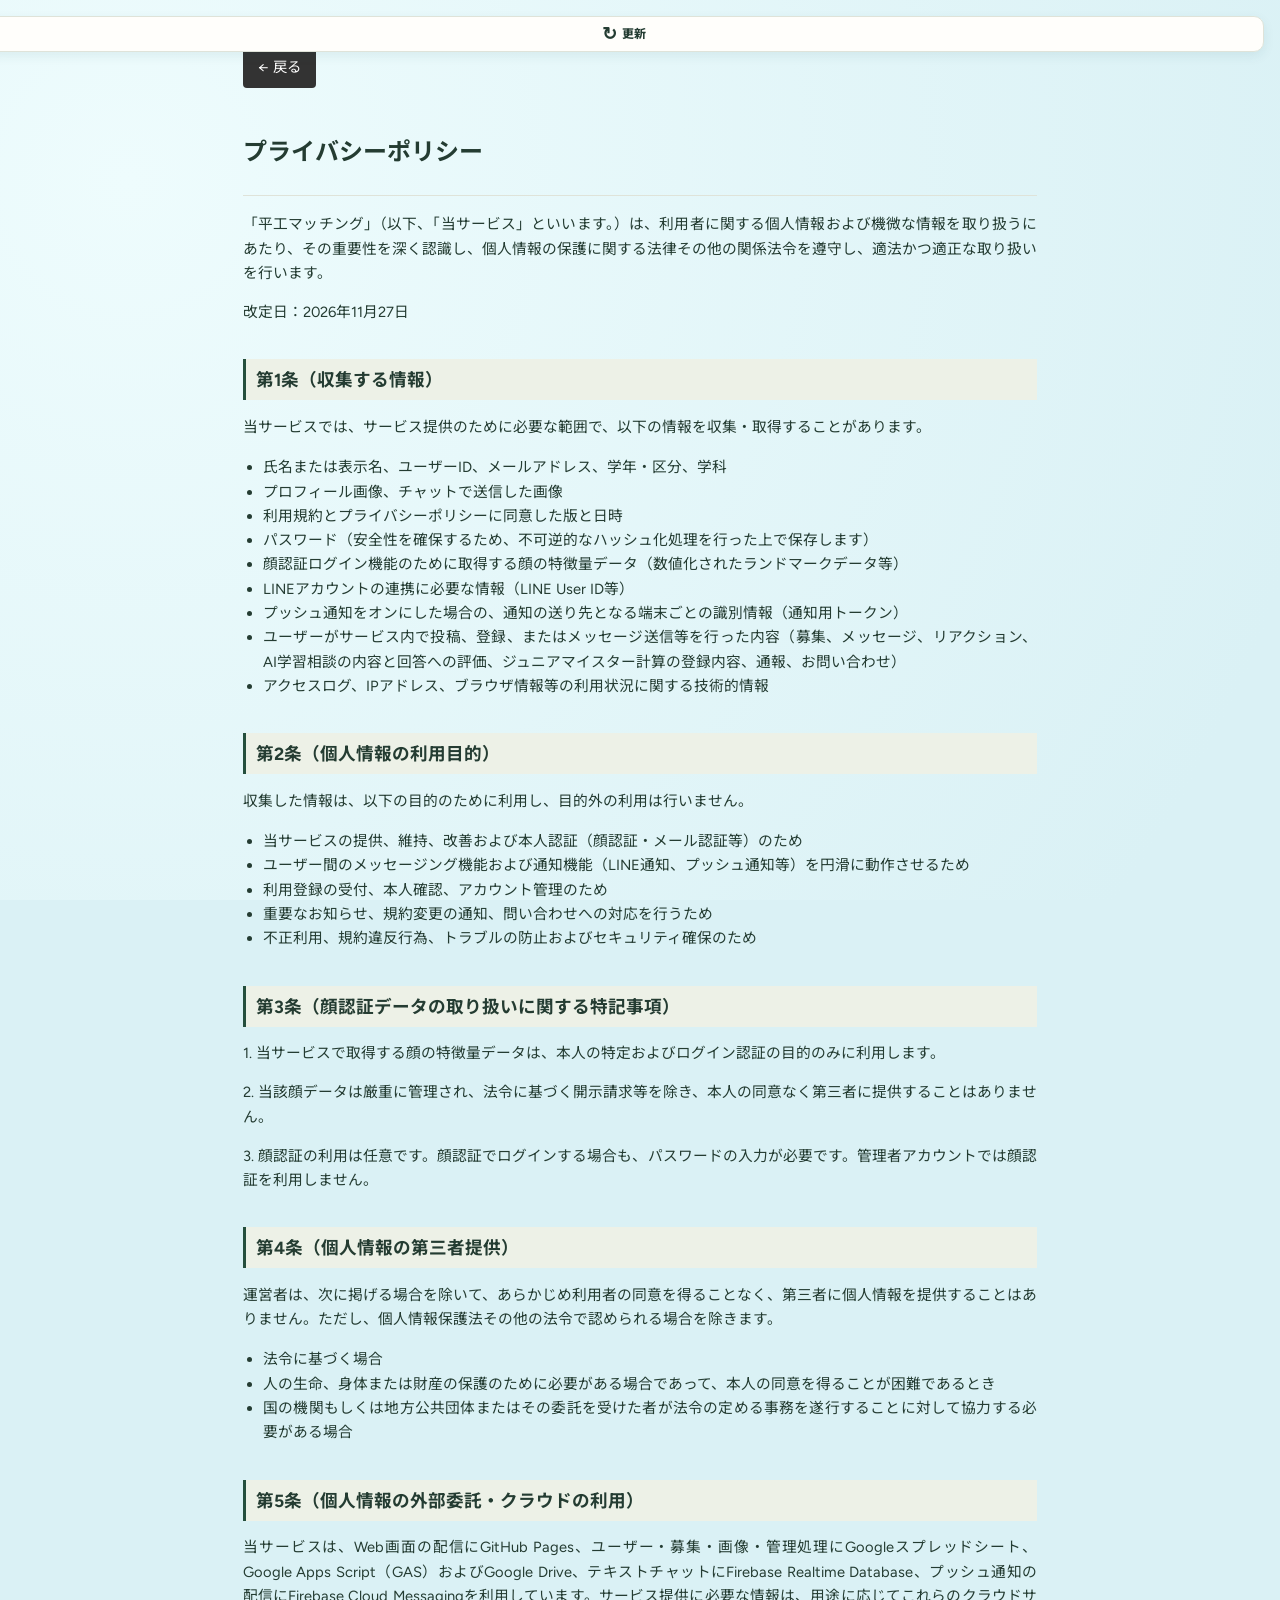
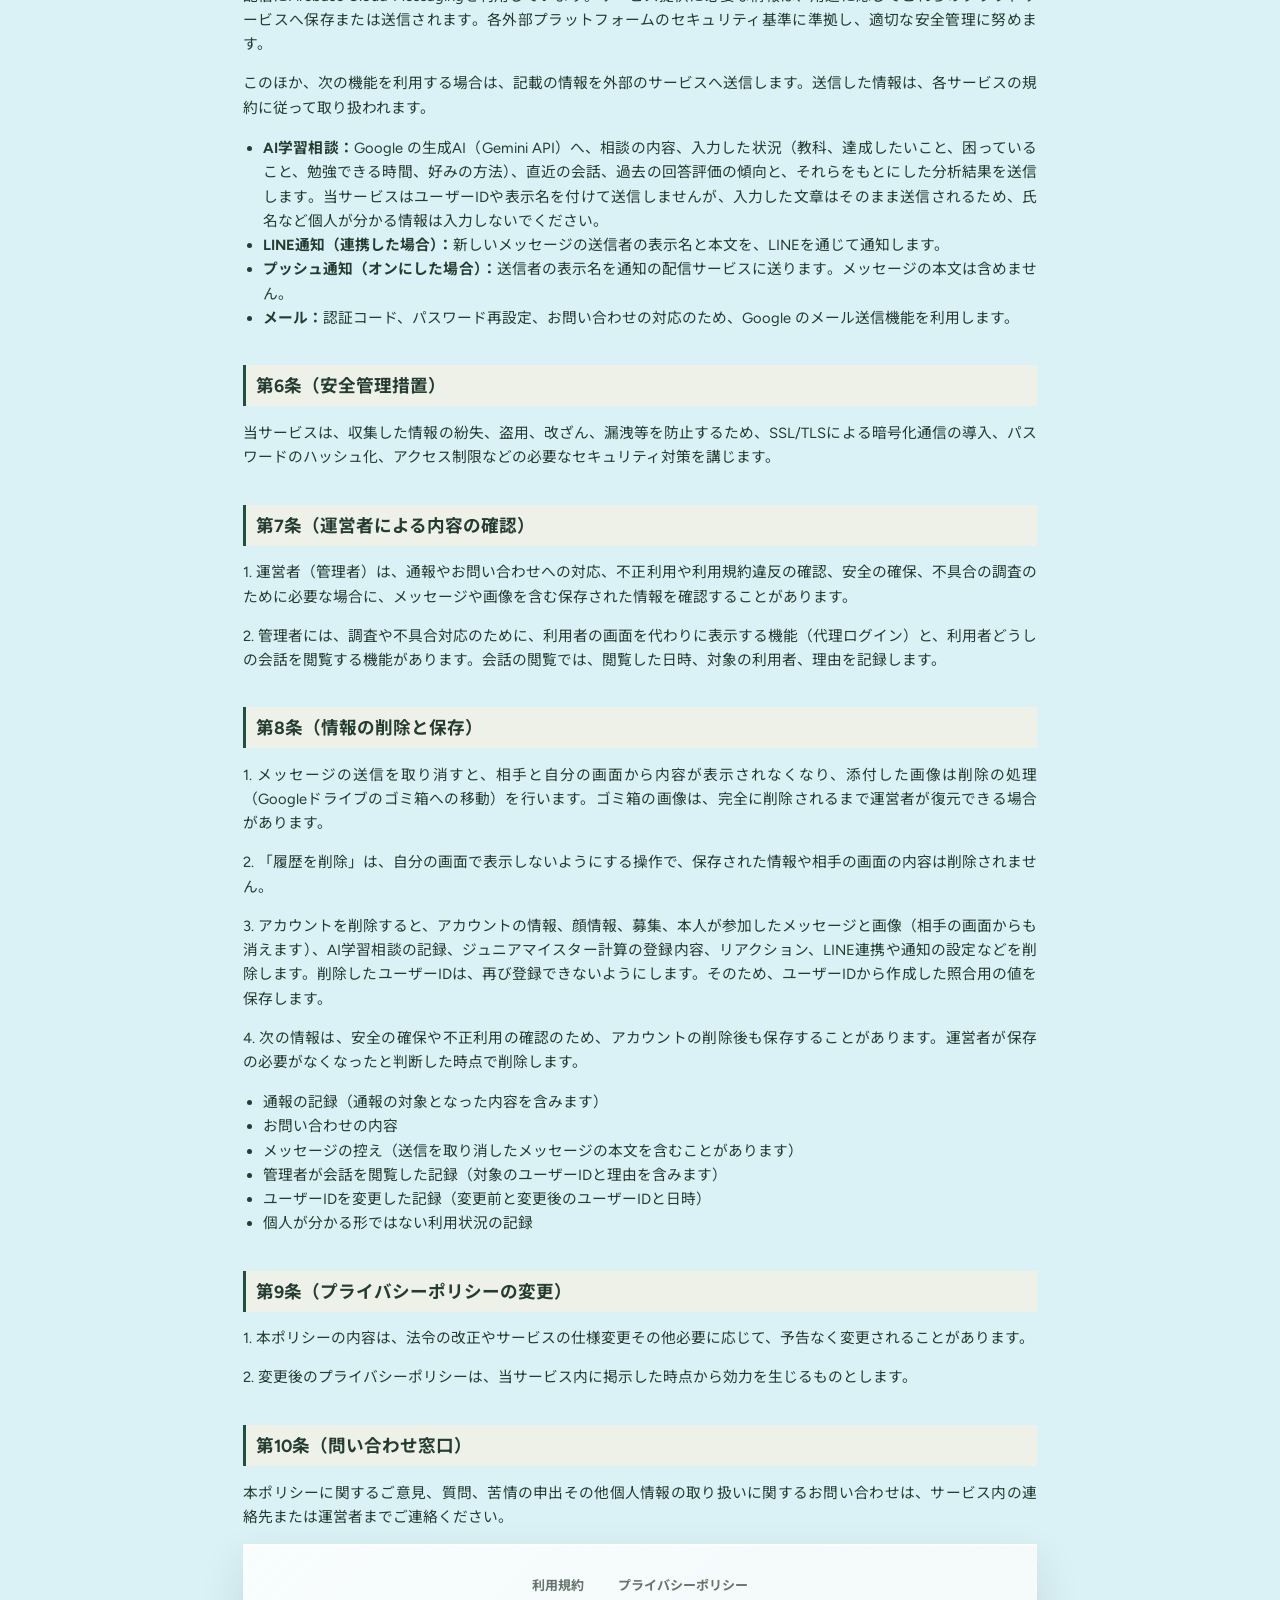
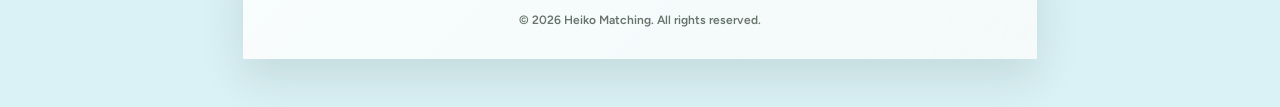
<file: privacy.html>
<!DOCTYPE html>
<html lang="ja">
<head>
    <meta charset="UTF-8">
    <title>プライバシーポリシー - 平工マッチング</title>
    <link rel="icon" href="icon-192.png">
    <style>
        body { font-family: sans-serif; line-height: 1.7; padding: 20px; max-width: 850px; margin: auto; color: #333; }
        h1 { border-bottom: 2px solid #333; padding-bottom: 8px; font-size: 1.5em; }
        h2 { margin-top: 35px; font-size: 1.1em; background: #f4f4f4; padding: 6px 10px; border-left: 4px solid #333; }
        p, li { font-size: 0.92em; text-align: justify; }
        ul { padding-left: 20px; }
    </style>
    <link rel="preconnect" href="https://fonts.googleapis.com">
    <link rel="preconnect" href="https://fonts.gstatic.com" crossorigin>
    <link rel="stylesheet" href="https://fonts.googleapis.com/css2?family=Figtree:wght@400..800&family=Noto+Sans+JP:wght@400..800&display=swap">
    <link rel="stylesheet" href="theme.css?v=20261128f">
    <script src="ui.js?v=20261128e"></script>
</head>
<body data-page="privacy">
<div style="margin-bottom: 20px;">
    <a href="#" onclick="history.back(); return false;" style="text-decoration: none; background: #333; color: #fff; padding: 8px 15px; border-radius: 4px; font-size: 0.9em; display: inline-block;">← 戻る</a>
</div>
    <h1>プライバシーポリシー</h1>
    <p>「平工マッチング」（以下、「当サービス」といいます。）は、利用者に関する個人情報および機微な情報を取り扱うにあたり、その重要性を深く認識し、個人情報の保護に関する法律その他の関係法令を遵守し、適法かつ適正な取り扱いを行います。</p>

    <p>改定日：2026年11月27日</p>

    <h2>第1条（収集する情報）</h2>
    <p>当サービスでは、サービス提供のために必要な範囲で、以下の情報を収集・取得することがあります。</p>
    <ul>
        <li>氏名または表示名、ユーザーID、メールアドレス、学年・区分、学科</li>
        <li>プロフィール画像、チャットで送信した画像</li>
        <li>利用規約とプライバシーポリシーに同意した版と日時</li>
        <li>パスワード（安全性を確保するため、不可逆的なハッシュ化処理を行った上で保存します）</li>
        <li>顔認証ログイン機能のために取得する顔の特徴量データ（数値化されたランドマークデータ等）</li>
        <li>LINEアカウントの連携に必要な情報（LINE User ID等）</li>
        <li>プッシュ通知をオンにした場合の、通知の送り先となる端末ごとの識別情報（通知用トークン）</li>
        <li>ユーザーがサービス内で投稿、登録、またはメッセージ送信等を行った内容（募集、メッセージ、リアクション、AI学習相談の内容と回答への評価、ジュニアマイスター計算の登録内容、通報、お問い合わせ）</li>
        <li>アクセスログ、IPアドレス、ブラウザ情報等の利用状況に関する技術的情報</li>
    </ul>

    <h2>第2条（個人情報の利用目的）</h2>
    <p>収集した情報は、以下の目的のために利用し、目的外の利用は行いません。</p>
    <ul>
        <li>当サービスの提供、維持、改善および本人認証（顔認証・メール認証等）のため</li>
        <li>ユーザー間のメッセージング機能および通知機能（LINE通知、プッシュ通知等）を円滑に動作させるため</li>
        <li>利用登録の受付、本人確認、アカウント管理のため</li>
        <li>重要なお知らせ、規約変更の通知、問い合わせへの対応を行うため</li>
        <li>不正利用、規約違反行為、トラブルの防止およびセキュリティ確保のため</li>
    </ul>

    <h2>第3条（顔認証データの取り扱いに関する特記事項）</h2>
    <p>1. 当サービスで取得する顔の特徴量データは、本人の特定およびログイン認証の目的のみに利用します。</p>
    <p>2. 当該顔データは厳重に管理され、法令に基づく開示請求等を除き、本人の同意なく第三者に提供することはありません。</p>
    <p>3. 顔認証の利用は任意です。顔認証でログインする場合も、パスワードの入力が必要です。管理者アカウントでは顔認証を利用しません。</p>

    <h2>第4条（個人情報の第三者提供）</h2>
    <p>運営者は、次に掲げる場合を除いて、あらかじめ利用者の同意を得ることなく、第三者に個人情報を提供することはありません。ただし、個人情報保護法その他の法令で認められる場合を除きます。</p>
    <ul>
        <li>法令に基づく場合</li>
        <li>人の生命、身体または財産の保護のために必要がある場合であって、本人の同意を得ることが困難であるとき</li>
        <li>国の機関もしくは地方公共団体またはその委託を受けた者が法令の定める事務を遂行することに対して協力する必要がある場合</li>
    </ul>

    <h2>第5条（個人情報の外部委託・クラウドの利用）</h2>
    <p>当サービスは、Web画面の配信にGitHub Pages、ユーザー・募集・画像・管理処理にGoogleスプレッドシート、Google Apps Script（GAS）およびGoogle Drive、テキストチャットにFirebase Realtime Database、プッシュ通知の配信にFirebase Cloud Messagingを利用しています。サービス提供に必要な情報は、用途に応じてこれらのクラウドサービスへ保存または送信されます。各外部プラットフォームのセキュリティ基準に準拠し、適切な安全管理に努めます。</p>
    <p>このほか、次の機能を利用する場合は、記載の情報を外部のサービスへ送信します。送信した情報は、各サービスの規約に従って取り扱われます。</p>
    <ul>
        <li><strong>AI学習相談：</strong>Google の生成AI（Gemini API）へ、相談の内容、入力した状況（教科、達成したいこと、困っていること、勉強できる時間、好みの方法）、直近の会話、過去の回答評価の傾向と、それらをもとにした分析結果を送信します。当サービスはユーザーIDや表示名を付けて送信しませんが、入力した文章はそのまま送信されるため、氏名など個人が分かる情報は入力しないでください。</li>
        <li><strong>LINE通知（連携した場合）：</strong>新しいメッセージの送信者の表示名と本文を、LINEを通じて通知します。</li>
        <li><strong>プッシュ通知（オンにした場合）：</strong>送信者の表示名を通知の配信サービスに送ります。メッセージの本文は含めません。</li>
        <li><strong>メール：</strong>認証コード、パスワード再設定、お問い合わせの対応のため、Google のメール送信機能を利用します。</li>
    </ul>

    <h2>第6条（安全管理措置）</h2>
    <p>当サービスは、収集した情報の紛失、盗用、改ざん、漏洩等を防止するため、SSL/TLSによる暗号化通信の導入、パスワードのハッシュ化、アクセス制限などの必要なセキュリティ対策を講じます。</p>

    <h2>第7条（運営者による内容の確認）</h2>
    <p>1. 運営者（管理者）は、通報やお問い合わせへの対応、不正利用や利用規約違反の確認、安全の確保、不具合の調査のために必要な場合に、メッセージや画像を含む保存された情報を確認することがあります。</p>
    <p>2. 管理者には、調査や不具合対応のために、利用者の画面を代わりに表示する機能（代理ログイン）と、利用者どうしの会話を閲覧する機能があります。会話の閲覧では、閲覧した日時、対象の利用者、理由を記録します。</p>

    <h2>第8条（情報の削除と保存）</h2>
    <p>1. メッセージの送信を取り消すと、相手と自分の画面から内容が表示されなくなり、添付した画像は削除の処理（Googleドライブのゴミ箱への移動）を行います。ゴミ箱の画像は、完全に削除されるまで運営者が復元できる場合があります。</p>
    <p>2. 「履歴を削除」は、自分の画面で表示しないようにする操作で、保存された情報や相手の画面の内容は削除されません。</p>
    <p>3. アカウントを削除すると、アカウントの情報、顔情報、募集、本人が参加したメッセージと画像（相手の画面からも消えます）、AI学習相談の記録、ジュニアマイスター計算の登録内容、リアクション、LINE連携や通知の設定などを削除します。削除したユーザーIDは、再び登録できないようにします。そのため、ユーザーIDから作成した照合用の値を保存します。</p>
    <p>4. 次の情報は、安全の確保や不正利用の確認のため、アカウントの削除後も保存することがあります。運営者が保存の必要がなくなったと判断した時点で削除します。</p>
    <ul>
        <li>通報の記録（通報の対象となった内容を含みます）</li>
        <li>お問い合わせの内容</li>
        <li>メッセージの控え（送信を取り消したメッセージの本文を含むことがあります）</li>
        <li>管理者が会話を閲覧した記録（対象のユーザーIDと理由を含みます）</li>
        <li>ユーザーIDを変更した記録（変更前と変更後のユーザーIDと日時）</li>
        <li>個人が分かる形ではない利用状況の記録</li>
    </ul>

    <h2>第9条（プライバシーポリシーの変更）</h2>
    <p>1. 本ポリシーの内容は、法令の改正やサービスの仕様変更その他必要に応じて、予告なく変更されることがあります。</p>
    <p>2. 変更後のプライバシーポリシーは、当サービス内に掲示した時点から効力を生じるものとします。</p>

    <h2>第10条（問い合わせ窓口）</h2>
    <p>本ポリシーに関するご意見、質問、苦情の申出その他個人情報の取り扱いに関するお問い合わせは、サービス内の連絡先または運営者までご連絡ください。</p>

    <footer class="footer">
        <div class="footer-container">
            <div class="footer-links">
                <a href="terms.html">利用規約</a>
                <a href="privacy.html">プライバシーポリシー</a>
            </div>
            <p class="copyright">&copy; 2026 Heiko Matching. All rights reserved.</p>
        </div>
    </footer>

</body>
</html>
</file>
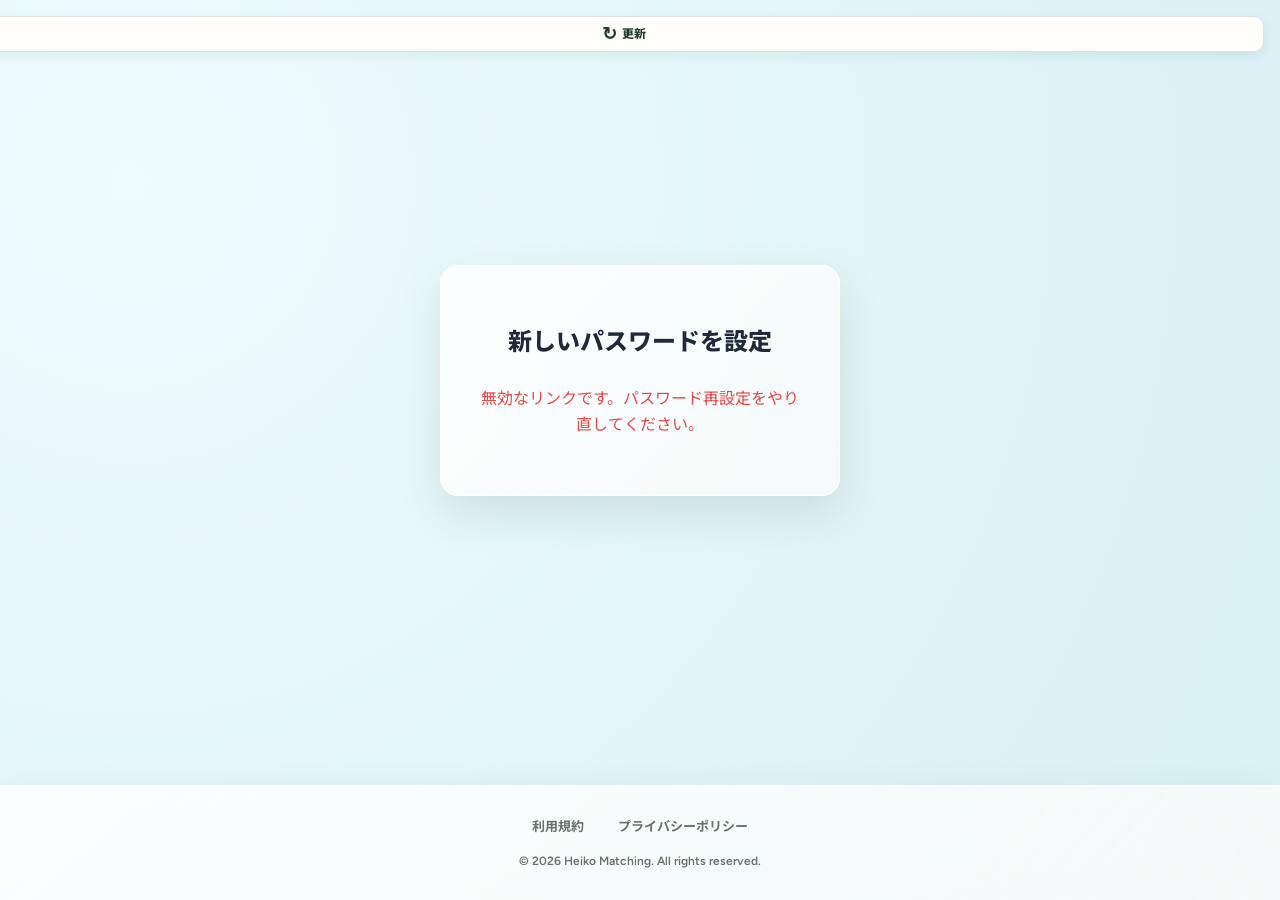
<file: reset.html>
<!DOCTYPE html>
<html lang="ja">
<head>
    <meta charset="UTF-8">
    <meta name="viewport" content="width=device-width, initial-scale=1.0">
    <title>パスワード再設定 - 平工マッチング</title>
    <link rel="icon" href="icon-192.png">



    <style>
        body {
            margin: 0;
            padding: 0;
            display: flex;
            flex-direction: column;
            min-height: 100dvh;
            background: radial-gradient(circle at 10% 20%, rgba(238, 252, 253, 1) 0%, rgba(218, 241, 245, 1) 90%);
            font-family: -apple-system, BlinkMacSystemFont, "Segoe UI", Roboto, "Helvetica Neue", Arial, "Hiragino Kaku Gothic ProN", "Hiragino Sans", sans-serif;
        }
        .container {
            flex: 1;
            display: flex;
            justify-content: center;
            align-items: center;
            padding: 24px;
            box-sizing: border-box;
        }
        .card {
            background-color: rgba(255, 255, 255, 0.85);
            backdrop-filter: blur(20px);
            padding: 40px 32px;
            border-radius: 24px;
            border: 1px solid rgba(255, 255, 255, 0.6);
            box-shadow: 0 20px 40px -4px rgba(24, 76, 92, 0.08);
            width: 100%;
            max-width: 400px;
            box-sizing: border-box;
            text-align: center;
        }
        h1 { font-size: 1.5rem; font-weight: 800; color: #1e293b; margin-bottom: 24px; }
        input {
            width: 100%;
            padding: 14px 16px;
            margin-bottom: 16px;
            border: 1px solid rgba(0, 0, 0, 0.08);
            border-radius: 12px;
            box-sizing: border-box;
            font-size: 15px;
            background-color: rgba(248, 250, 252, 0.8);
            outline: none;
        }
        input:focus { border-color: #1cbdc5; background: #fff; }
        button {
            width: 100%;
            padding: 14px;
            border-radius: 12px;
            font-size: 15px;
            font-weight: 700;
            border: none;
            cursor: pointer;
            background: linear-gradient(135deg, #1cbdc5 0%, #119299 100%);
            color: white;
        }
        .message { min-height: 20px; margin-bottom: 16px; font-size: 13px; font-weight: 600; }
        .success { color: #10b981; }
        .error { color: #ef4444; }
        a { color: #1cbdc5; font-size: 13px; font-weight: 600; text-decoration: none; }
    </style>



    <link rel="preconnect" href="https://fonts.googleapis.com">
    <link rel="preconnect" href="https://fonts.gstatic.com" crossorigin>
    <link rel="stylesheet" href="https://fonts.googleapis.com/css2?family=Figtree:wght@400..800&family=Noto+Sans+JP:wght@400..800&display=swap">
    <link rel="stylesheet" href="theme.css?v=20261128f">
    <script src="ui.js?v=20261128e"></script>
</head>
<body data-page="reset">
    <div class="container">
        <div class="card">
            <h1>新しいパスワードを設定</h1>
            <div id="form-area">
                <input type="password" id="new-password" placeholder="新しいパスワード" maxlength="128" autocomplete="new-password">
                <input type="password" id="confirm-password" placeholder="新しいパスワード（確認）" maxlength="128" autocomplete="new-password">
                <p style="margin:-4px 2px 14px; color:#64748b; font-size:12px; line-height:1.65; text-align:left;">
                    半角4文字以上で、英大文字・英小文字・数字・記号を各1文字以上含めてください。同じ数字4桁の繰り返しや、1234・4321のような4桁の連番は使用できません。
                </p>
                <div id="message" class="message"></div>
                <button onclick="submitReset()">パスワードを更新する</button>
            </div>
            <div id="success-area" style="display:none;">
                <p style="color:#10b981; font-weight:700;">パスワードを更新しました。</p>
                <a href="index.html">ログイン画面に戻る</a>
            </div>
        </div>
    </div>

    <footer class="footer">
        <div class="footer-container">
            <div class="footer-links">
                <a href="terms.html">利用規約</a>
                <a href="privacy.html">プライバシーポリシー</a>
            </div>
            <p class="copyright">&copy; 2026 Heiko Matching. All rights reserved.</p>
        </div>
    </footer>



    <script>
        const GAS_URL = "https://script.google.com/macros/s/AKfycbyQgkizdGw9MiZjxtlxAHpfMXw5ehLfj9HkzDcR9YLRo1Cm11kfEp4cWYqnNBdDR96w/exec";

        const params = new URLSearchParams(window.location.search);
        const userId = params.get("id");
        const token = params.get("token");

        if (!userId || !token) {
            document.getElementById("form-area").innerHTML = "<p style='color:#ef4444;'>無効なリンクです。パスワード再設定をやり直してください。</p>";
        }

        function hasWeakNumberSequence(password) {
            const numberRuns = String(password).match(/\d{4,}/g) || [];
            return numberRuns.some(run => {
                for (let i = 0; i <= run.length - 4; i++) {
                    const digits = run.slice(i, i + 4).split("").map(Number);
                    const same = digits.every(digit => digit === digits[0]);
                    const ascending = digits.slice(1).every((digit, index) => digit === (digits[index] + 1) % 10);
                    const descending = digits.slice(1).every((digit, index) => digit === (digits[index] + 9) % 10);
                    if (same || ascending || descending) return true;
                }
                return false;
            });
        }

        function validatePassword(password) {
            if (password.length < 4) return "パスワードは4文字以上で入力してください";
            if (password.length > 128) return "パスワードは128文字以内で入力してください";
            if (!/^[\x21-\x7E]+$/.test(password)) return "パスワードは半角英数字・記号のみ使用できます";
            if (!/[A-Z]/.test(password)) return "パスワードに英大文字を1文字以上含めてください";
            if (!/[a-z]/.test(password)) return "パスワードに英小文字を1文字以上含めてください";
            if (!/[0-9]/.test(password)) return "パスワードに数字を1文字以上含めてください";
            if (!/[^A-Za-z0-9]/.test(password)) return "パスワードに記号を1文字以上含めてください";
            if (hasWeakNumberSequence(password)) return "同じ数字4桁の繰り返しや、1234・4321のような4桁の連番は使用できません";
            return "";
        }

        async function submitReset() {
            const newPassword = document.getElementById("new-password").value;
            const confirmPassword = document.getElementById("confirm-password").value;
            const msgEl = document.getElementById("message");

            if (!newPassword || !confirmPassword) {
                msgEl.textContent = "両方の欄を入力してください";
                msgEl.className = "message error";
                return;
            }
            const passwordError = validatePassword(newPassword);
            if (passwordError) {
                msgEl.textContent = passwordError;
                msgEl.className = "message error";
                return;
            }
            if (newPassword !== confirmPassword) {
                msgEl.textContent = "パスワードが一致しません";
                msgEl.className = "message error";
                return;
            }

            msgEl.textContent = "処理中...";
            msgEl.className = "message";

            const controller = new AbortController();
            const timeoutId = setTimeout(() => controller.abort(), 20000);
            try {
                const res = await fetch(GAS_URL, {
                    method: "POST",
                    body: JSON.stringify({ mode: "resetPassword", userId, token, newPassword }),
                    signal: controller.signal
                });
                if (!res.ok) throw new Error(`HTTP ${res.status}`);
                const result = await res.json();

                if (result.status === "success") {
                    document.getElementById("form-area").style.display = "none";
                    document.getElementById("success-area").style.display = "block";
                } else {
                    msgEl.textContent = result.message;
                    msgEl.className = "message error";
                }
            } catch (e) {
                msgEl.textContent = e.name === "AbortError" ? "通信に時間がかかっています。もう一度お試しください。" : "通信エラーが発生しました。";
                msgEl.className = "message error";
            } finally {
                clearTimeout(timeoutId);
            }
        }
    </script>
</body>
</html>
</file>
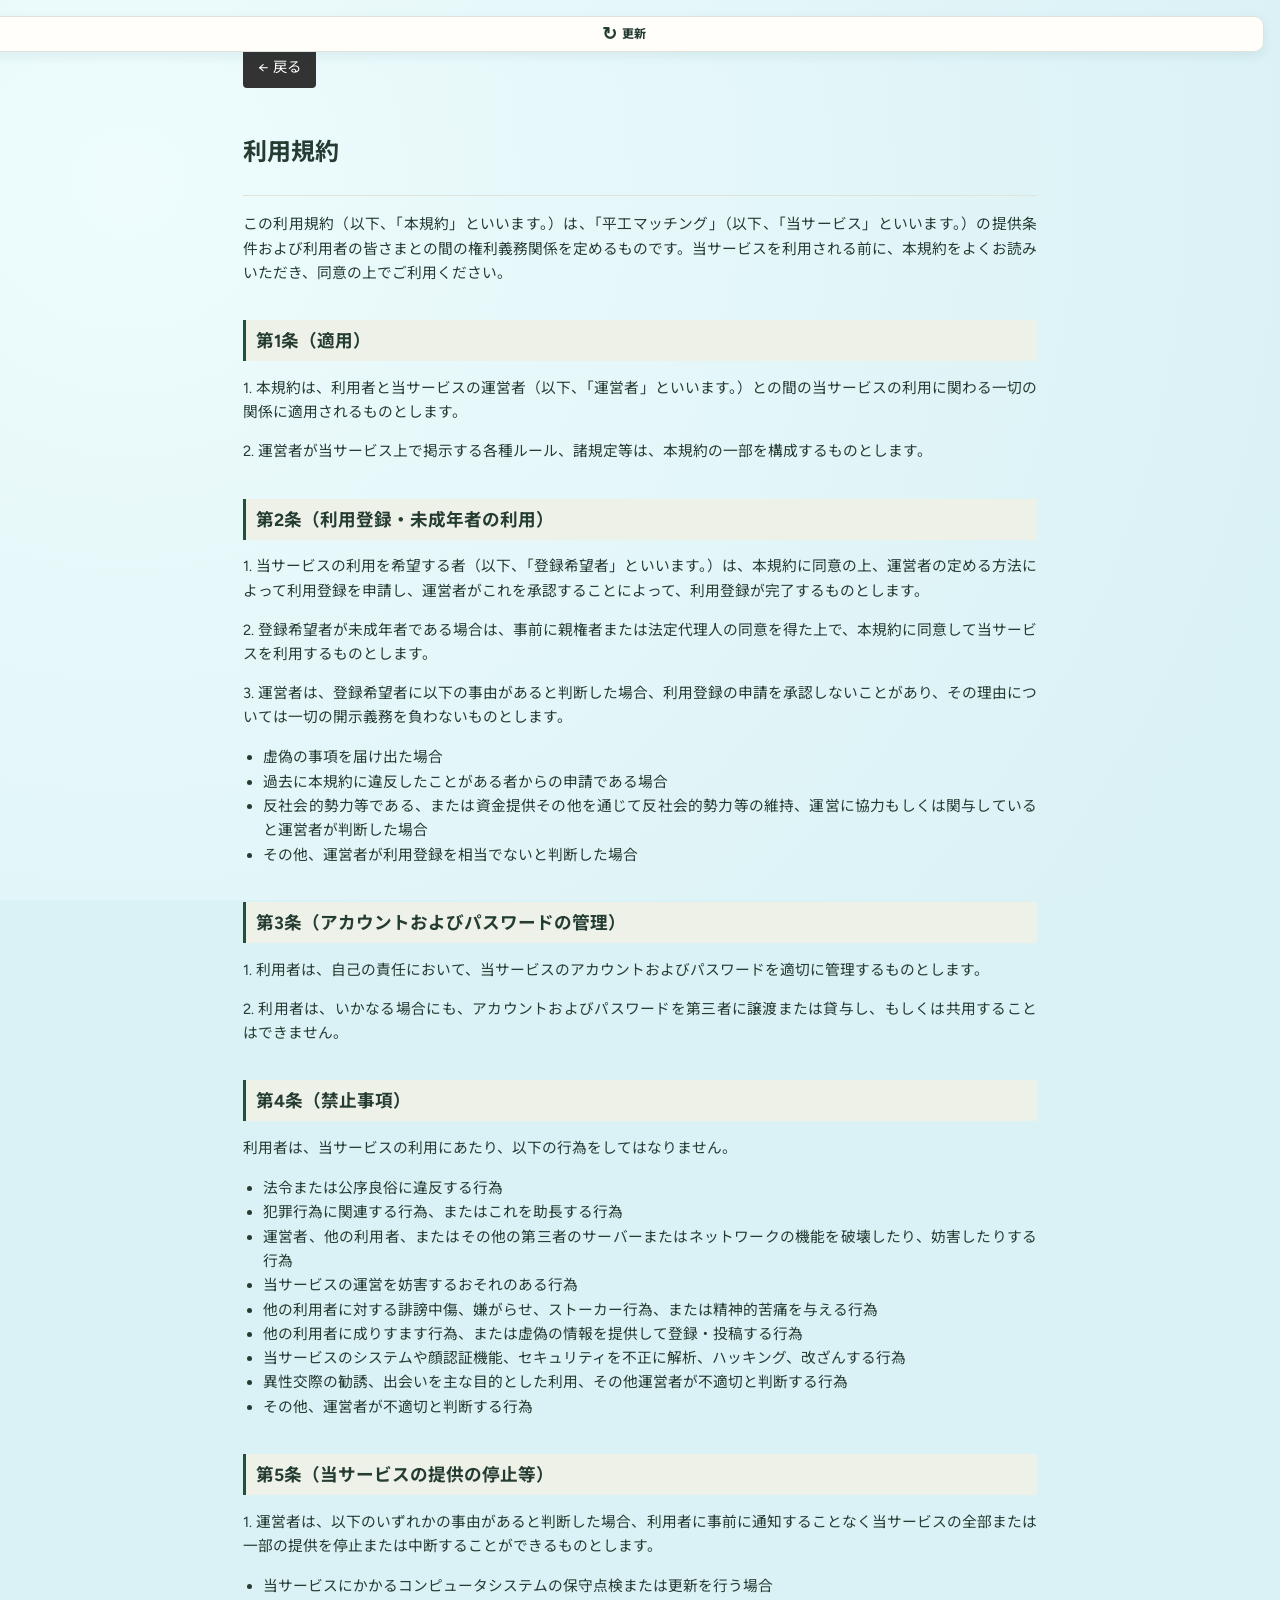
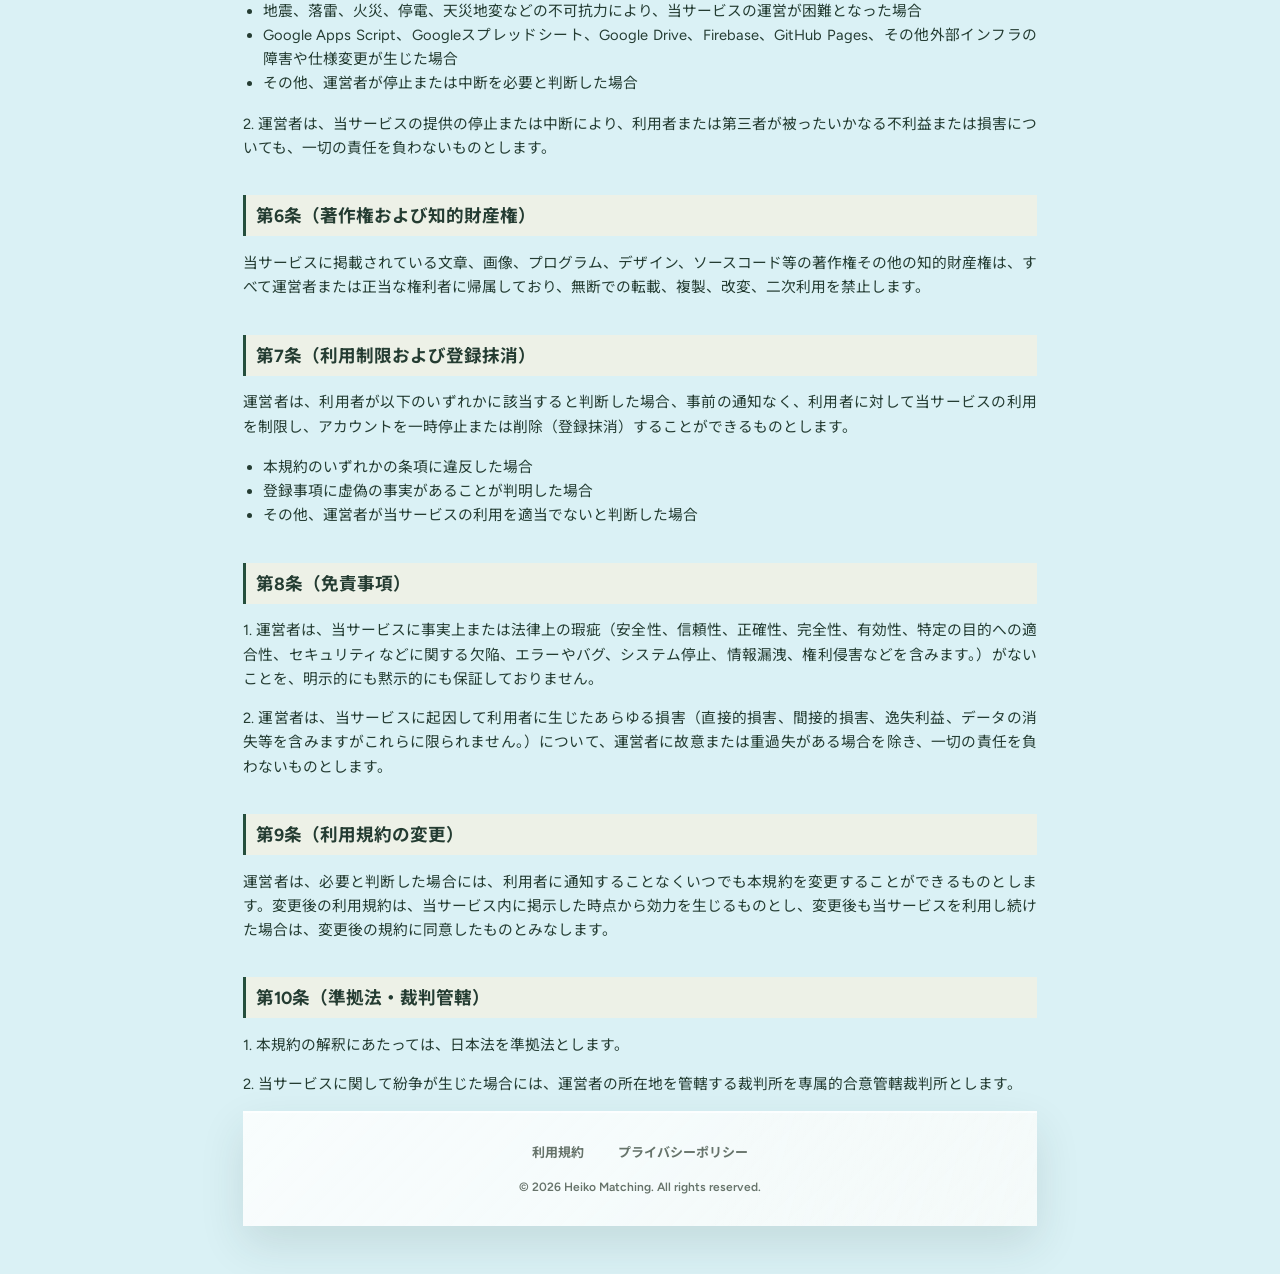
<file: terms.html>
<!DOCTYPE html>
<html lang="ja">
<head>
    <meta charset="UTF-8">
    <title>利用規約 - 平工マッチング</title>
    <link rel="icon" href="icon-192.png">
    <style>
        body { font-family: sans-serif; line-height: 1.7; padding: 20px; max-width: 850px; margin: auto; color: #333; }
        h1 { border-bottom: 2px solid #333; padding-bottom: 8px; font-size: 1.5em; }
        h2 { margin-top: 35px; font-size: 1.1em; background: #f4f4f4; padding: 6px 10px; border-left: 4px solid #333; }
        p, li { font-size: 0.92em; text-align: justify; }
        ul { padding-left: 20px; }
    </style>
    <link rel="preconnect" href="https://fonts.googleapis.com">
    <link rel="preconnect" href="https://fonts.gstatic.com" crossorigin>
    <link rel="stylesheet" href="https://fonts.googleapis.com/css2?family=Figtree:wght@400..800&family=Noto+Sans+JP:wght@400..800&display=swap">
    <link rel="stylesheet" href="theme.css?v=20261128f">
    <script src="ui.js?v=20261128e"></script>
</head>
<body data-page="terms">
<div style="margin-bottom: 20px;">
    <a href="#" onclick="history.back(); return false;" style="text-decoration: none; background: #333; color: #fff; padding: 8px 15px; border-radius: 4px; font-size: 0.9em; display: inline-block;">← 戻る</a>
</div>
    <h1>利用規約</h1>
    <p>この利用規約（以下、「本規約」といいます。）は、「平工マッチング」（以下、「当サービス」といいます。）の提供条件および利用者の皆さまとの間の権利義務関係を定めるものです。当サービスを利用される前に、本規約をよくお読みいただき、同意の上でご利用ください。</p>

    <h2>第1条（適用）</h2>
    <p>1. 本規約は、利用者と当サービスの運営者（以下、「運営者」といいます。）との間の当サービスの利用に関わる一切の関係に適用されるものとします。</p>
    <p>2. 運営者が当サービス上で掲示する各種ルール、諸規定等は、本規約の一部を構成するものとします。</p>

    <h2>第2条（利用登録・未成年者の利用）</h2>
    <p>1. 当サービスの利用を希望する者（以下、「登録希望者」といいます。）は、本規約に同意の上、運営者の定める方法によって利用登録を申請し、運営者がこれを承認することによって、利用登録が完了するものとします。</p>
    <p>2. 登録希望者が未成年者である場合は、事前に親権者または法定代理人の同意を得た上で、本規約に同意して当サービスを利用するものとします。</p>
    <p>3. 運営者は、登録希望者に以下の事由があると判断した場合、利用登録の申請を承認しないことがあり、その理由については一切の開示義務を負わないものとします。</p>
    <ul>
        <li>虚偽の事項を届け出た場合</li>
        <li>過去に本規約に違反したことがある者からの申請である場合</li>
        <li>反社会的勢力等である、または資金提供その他を通じて反社会的勢力等の維持、運営に協力もしくは関与していると運営者が判断した場合</li>
        <li>その他、運営者が利用登録を相当でないと判断した場合</li>
    </ul>

    <h2>第3条（アカウントおよびパスワードの管理）</h2>
    <p>1. 利用者は、自己の責任において、当サービスのアカウントおよびパスワードを適切に管理するものとします。</p>
    <p>2. 利用者は、いかなる場合にも、アカウントおよびパスワードを第三者に譲渡または貸与し、もしくは共用することはできません。</p>

    <h2>第4条（禁止事項）</h2>
    <p>利用者は、当サービスの利用にあたり、以下の行為をしてはなりません。</p>
    <ul>
        <li>法令または公序良俗に違反する行為</li>
        <li>犯罪行為に関連する行為、またはこれを助長する行為</li>
        <li>運営者、他の利用者、またはその他の第三者のサーバーまたはネットワークの機能を破壊したり、妨害したりする行為</li>
        <li>当サービスの運営を妨害するおそれのある行為</li>
        <li>他の利用者に対する誹謗中傷、嫌がらせ、ストーカー行為、または精神的苦痛を与える行為</li>
        <li>他の利用者に成りすます行為、または虚偽の情報を提供して登録・投稿する行為</li>
        <li>当サービスのシステムや顔認証機能、セキュリティを不正に解析、ハッキング、改ざんする行為</li>
        <li>異性交際の勧誘、出会いを主な目的とした利用、その他運営者が不適切と判断する行為</li>
        <li>その他、運営者が不適切と判断する行為</li>
    </ul>

    <h2>第5条（当サービスの提供の停止等）</h2>
    <p>1. 運営者は、以下のいずれかの事由があると判断した場合、利用者に事前に通知することなく当サービスの全部または一部の提供を停止または中断することができるものとします。</p>
    <ul>
        <li>当サービスにかかるコンピュータシステムの保守点検または更新を行う場合</li>
        <li>地震、落雷、火災、停電、天災地変などの不可抗力により、当サービスの運営が困難となった場合</li>
        <li>Google Apps Script、Googleスプレッドシート、Google Drive、Firebase、GitHub Pages、その他外部インフラの障害や仕様変更が生じた場合</li>
        <li>その他、運営者が停止または中断を必要と判断した場合</li>
    </ul>
    <p>2. 運営者は、当サービスの提供の停止または中断により、利用者または第三者が被ったいかなる不利益または損害についても、一切の責任を負わないものとします。</p>

    <h2>第6条（著作権および知的財産権）</h2>
    <p>当サービスに掲載されている文章、画像、プログラム、デザイン、ソースコード等の著作権その他の知的財産権は、すべて運営者または正当な権利者に帰属しており、無断での転載、複製、改変、二次利用を禁止します。</p>

    <h2>第7条（利用制限および登録抹消）</h2>
    <p>運営者は、利用者が以下のいずれかに該当すると判断した場合、事前の通知なく、利用者に対して当サービスの利用を制限し、アカウントを一時停止または削除（登録抹消）することができるものとします。</p>
    <ul>
        <li>本規約のいずれかの条項に違反した場合</li>
        <li>登録事項に虚偽の事実があることが判明した場合</li>
        <li>その他、運営者が当サービスの利用を適当でないと判断した場合</li>
    </ul>

    <h2>第8条（免責事項）</h2>
    <p>1. 運営者は、当サービスに事実上または法律上の瑕疵（安全性、信頼性、正確性、完全性、有効性、特定の目的への適合性、セキュリティなどに関する欠陥、エラーやバグ、システム停止、情報漏洩、権利侵害などを含みます。）がないことを、明示的にも黙示的にも保証しておりません。</p>
    <p>2. 運営者は、当サービスに起因して利用者に生じたあらゆる損害（直接的損害、間接的損害、逸失利益、データの消失等を含みますがこれらに限られません。）について、運営者に故意または重過失がある場合を除き、一切の責任を負わないものとします。</p>

    <h2>第9条（利用規約の変更）</h2>
    <p>運営者は、必要と判断した場合には、利用者に通知することなくいつでも本規約を変更することができるものとします。変更後の利用規約は、当サービス内に掲示した時点から効力を生じるものとし、変更後も当サービスを利用し続けた場合は、変更後の規約に同意したものとみなします。</p>

    <h2>第10条（準拠法・裁判管轄）</h2>
    <p>1. 本規約の解釈にあたっては、日本法を準拠法とします。</p>
    <p>2. 当サービスに関して紛争が生じた場合には、運営者の所在地を管轄する裁判所を専属的合意管轄裁判所とします。</p>

    <footer class="footer">
        <div class="footer-container">
            <div class="footer-links">
                <a href="terms.html">利用規約</a>
                <a href="privacy.html">プライバシーポリシー</a>
            </div>
            <p class="copyright">&copy; 2026 Heiko Matching. All rights reserved.</p>
        </div>
    </footer>
</body>
</html>
</file>
<file: theme.css>
:root {
 --ui-bg:#f5f4ee; --ui-paper:#fffefb; --ui-ink:#243c32;
 --ui-muted:#66736a; --ui-line:#dfe3d9; --ui-green:#254f3d;
 --ui-lime:#d8ef99; --ui-soft:#edf1e7; --ui-danger:#a84738;
 --ink:var(--ui-ink); --muted:var(--ui-muted); --line:var(--ui-line);
 --surface:var(--ui-bg); --paper:var(--ui-paper); --teal:var(--ui-green);
 --teal-dark:var(--ui-green); --navy:var(--ui-green); --ui-green-deep:#47755b; --coral:#cc9e74;
}

html[data-theme="dark"] .usage-intro-card {
 background:linear-gradient(135deg,#172a46 0%,#203b5c 58%,#312f5f 100%)!important; border-color:#3d5d7d!important;
 color:#f4f7fb!important;
}
html[data-theme="dark"] .usage-intro-card h1,
html[data-theme="dark"] .usage-intro-card h2 {
 color:#f4f7fb!important;
}
html[data-theme="dark"] .usage-intro-card p {
 color:#c7d5e6!important;
}
html[data-theme="dark"] .usage-intro-label {
 color:#c4b5fd!important;
}
html[data-theme="dark"] .usage-intro-button {
 background:#d8d1ff!important; border-color:#d8d1ff!important; color:#243654!important;
}
html[data-theme="dark"] .usage-intro-button:hover {
 background:#eeeaff!important; border-color:#eeeaff!important;
}

@media (prefers-color-scheme: dark) {
 html:not([data-theme="light"]) .usage-intro-card {
  background:linear-gradient(135deg,#172a46 0%,#203b5c 58%,#312f5f 100%)!important; border-color:#3d5d7d!important; color:#f4f7fb!important;
 }
 html:not([data-theme="light"]) .usage-intro-card h1, html:not([data-theme="light"]) .usage-intro-card h2 { color:#f4f7fb!important; }
 html:not([data-theme="light"]) .usage-intro-card p { color:#c7d5e6!important; }
 html:not([data-theme="light"]) .usage-intro-label { color:#c4b5fd!important; }
 html:not([data-theme="light"]) .usage-intro-button { background:#d8d1ff!important; border-color:#d8d1ff!important; color:#243654!important; }
 html:not([data-theme="light"]) .usage-intro-button:hover { background:#eeeaff!important; border-color:#eeeaff!important; }
}

.appearance-settings {
 margin-top:28px; padding:20px; border:1px solid var(--ui-line); border-radius:14px; background:var(--ui-soft); text-align:left;
}
.appearance-settings h3 {
 margin:0 0 6px; color:var(--ui-ink); font-size:15px;
}
.appearance-settings p {
 margin:0 0 14px; color:var(--ui-muted); font-size:12px; line-height:1.7;
}
.appearance-settings label {
 display:block; margin-bottom:6px; color:var(--ui-muted); font-size:12px; font-weight:700;
}
.appearance-settings select {
 width:100%; min-height:44px;
}

:root[data-theme="light"] {
 color-scheme:light;
 --ui-bg:#f5f4ee; --ui-paper:#fffefb; --ui-ink:#243c32; --ui-muted:#66736a; --ui-line:#dfe3d9; --ui-green:#254f3d; --ui-lime:#d8ef99; --ui-soft:#edf1e7; --ui-danger:#a84738;
 --ink:var(--ui-ink); --muted:var(--ui-muted); --line:var(--ui-line); --surface:var(--ui-bg); --paper:var(--ui-paper); --teal:var(--ui-green); --teal-dark:var(--ui-green); --navy:var(--ui-green);
}
:root[data-theme="dark"] {
 color-scheme:dark;
 --ui-bg:#101522; --ui-paper:#1b2433; --ui-ink:#e8edf7; --ui-muted:#9aa8bd; --ui-line:#344156; --ui-green:#7dd3fc; --ui-lime:#c4b5fd; --ui-soft:#253147; --ui-danger:#fb7185; --ui-green-deep:#29415f;
 --ink:var(--ui-ink); --muted:var(--ui-muted); --line:var(--ui-line); --surface:var(--ui-bg); --paper:var(--ui-paper); --teal:var(--ui-green); --teal-dark:var(--ui-green); --navy:var(--ui-green);
}
html[data-theme="dark"] body {
 background:radial-gradient(circle at 8% 0%,rgba(125,211,252,.16),transparent 30rem),radial-gradient(circle at 96% 12%,rgba(196,181,253,.11),transparent 26rem),var(--ui-bg)!important; color:var(--ui-ink)!important;
}
html[data-theme="dark"] .navbar,html[data-theme="dark"] .footer {
 background:var(--ui-bg)!important; border-color:var(--ui-line)!important;
}
html[data-theme="dark"] .logo,html[data-theme="dark"] .logo-text,html[data-theme="dark"] .logo-text span {
 color:var(--ui-ink)!important; -webkit-text-fill-color:var(--ui-ink)!important;
}
html[data-theme="dark"] input:not([type="file"]),html[data-theme="dark"] select,html[data-theme="dark"] textarea {
 background:var(--ui-paper)!important; color:var(--ui-ink)!important; border-color:var(--ui-line)!important;
}
html[data-theme="dark"] .card,html[data-theme="dark"] .panel,html[data-theme="dark"] .dm-card,html[data-theme="dark"] .sidebar-form,html[data-theme="dark"] .login-card,html[data-theme="dark"] .search-panel,html[data-theme="dark"] .my-post-card,html[data-theme="dark"] .post-card,html[data-theme="dark"] .ai-profile,html[data-theme="dark"] .ai-chat-card,html[data-theme="dark"] .chat-header,html[data-theme="dark"] .chat-input-area {
 background:var(--ui-paper)!important; color:var(--ui-ink); border-color:var(--ui-line)!important;
}
html[data-theme="dark"] .profile-card {
 background:var(--ui-paper)!important; color:var(--ui-ink)!important;
}
html[data-theme="dark"] body[data-page="users"] .profile-card {
 background:linear-gradient(135deg,var(--ui-green),var(--ui-green-deep))!important; color:#fff!important;
}
html[data-theme="dark"] body[data-page="users"] .profile-card strong,html[data-theme="dark"] body[data-page="users"] #mypage-text {
 color:#fff!important; -webkit-text-fill-color:#fff!important;
}
html[data-theme="dark"] .msg-partner,html[data-theme="dark"] .message-bubble:not(.msg-my),html[data-theme="dark"] .partner-item:hover {
 background:var(--ui-paper)!important; color:var(--ui-ink)!important;
}
html[data-theme="dark"] .message-action-button {
 background:rgba(30,41,59,.72)!important; color:#cbd5e1!important;
}
html[data-theme="dark"] .message-action-menu {
 background:rgba(24,34,51,.94)!important; border-color:rgba(148,163,184,.28)!important;
}
html[data-theme="dark"] .message-action-menu button { color:#e2e8f0!important; }
html[data-theme="dark"] .message-action-menu button.danger { color:#ff9d9d!important; }
html[data-theme="dark"] .message-action-menu-title { color:#94a3b8!important; }
html[data-theme="dark"] .ai-messages {
 background:rgba(37,49,71,.78)!important;
}
html[data-theme="dark"] .usage-guide-header {
 background:rgba(16,21,34,.96)!important;
}

@media (prefers-color-scheme: dark) {
 html[data-theme="light"] body {
  background:radial-gradient(circle at 10% 20%,rgba(238,252,253,1) 0%,rgba(218,241,245,1) 90%)!important; color:var(--ui-ink)!important;
 }
 html[data-theme="light"] .navbar,html[data-theme="light"] .footer {
  background:var(--ui-bg)!important; border-color:var(--ui-line)!important;
 }
 html[data-theme="light"] .logo,html[data-theme="light"] .logo-text,html[data-theme="light"] .logo-text span {
  color:var(--ui-ink)!important; -webkit-text-fill-color:var(--ui-ink)!important;
 }
 html[data-theme="light"] .usage-guide-header {
  background:rgba(255,254,251,.96)!important;
 }
 html[data-theme="light"] .usage-safety-section ul {
  background:#f7f0e5!important;
 }
 html[data-theme="light"] .usage-safety-section li {
  color:#5e5142!important;
 }
}
* { box-sizing:border-box; }
body {
 margin:0; min-height:100dvh;
 background:
  radial-gradient(circle at 8% 0%, rgba(216,239,153,.32), transparent 30rem),
  radial-gradient(circle at 96% 12%, rgba(184,218,205,.28), transparent 26rem),
  var(--ui-bg)!important;
 color:var(--ui-ink)!important;
 font-family:"Avenir Next","Hiragino Sans","Yu Gothic",sans-serif!important;
 -webkit-font-smoothing:antialiased; line-height:1.65;
}
body::before,body::after { content:none!important; }
::selection { background:var(--ui-lime); color:var(--ui-ink); }
button,input,textarea,select { font-family:inherit; }
button,a,[onclick] { touch-action:manipulation; }
button { cursor:pointer; }
a { color:var(--ui-green); }
button,a,input,select,textarea { transition:background .18s,border-color .18s,box-shadow .18s; }
:focus-visible { outline:3px solid #8cae59!important; outline-offset:4px; }
button:disabled { opacity:.5!important; cursor:wait; transform:none!important; }
.navbar {
 min-height:82px; padding:18px clamp(20px,4vw,64px);
 background:var(--ui-bg)!important; border-bottom:1px solid var(--ui-line)!important;
 box-shadow:0 8px 28px rgba(36,60,50,.06)!important; backdrop-filter:saturate(1.1)!important;
 position:sticky; top:0; z-index:100;
 display:flex; align-items:center; justify-content:space-between; gap:18px;
}
.logo { display:flex; align-items:center; gap:12px; flex-shrink:0; font-size:18px!important; }
.logo,.logo-text,.logo-text span {
 background:none!important; color:var(--ui-ink)!important;
 -webkit-text-fill-color:var(--ui-ink)!important; font-weight:800; letter-spacing:-.04em;
}
.logo::before {
 content:""; display:block; width:26px; height:30px; margin:0;
 border:2px solid var(--ui-green); border-radius:15px 15px 4px 4px;
 background:var(--ui-lime); box-shadow:5px 0 0 -1px var(--ui-bg),7px 0 0 -1px var(--ui-green);
 transform:rotate(-8deg);
}
.nav-links {
 display:flex; align-items:center; gap:4px; position:relative; z-index:101; pointer-events:auto;
}
.nav-links > a,
.nav-links > button,
.nav-links > .nav-item {
 position:relative; z-index:1; pointer-events:auto;
}
.nav-item {
 padding:10px 14px; font-size:12px; font-weight:700; color:var(--ui-muted);
 border:0; background:transparent; text-decoration:none; cursor:pointer;
 border-radius:8px; letter-spacing:0; white-space:nowrap;
}
.nav-item:hover,.nav-item.active { background:var(--ui-soft)!important; color:var(--ui-green)!important; box-shadow:none; }
.btn-logout,.btn-back {
 border:1px solid var(--ui-line)!important; border-radius:8px!important;
 padding:10px 16px; background:transparent!important; color:var(--ui-green)!important;
 box-shadow:0 2px 8px rgba(36,60,50,.04)!important; font-size:12px; transform:none!important;
}
.btn-logout:hover,.btn-back:hover { background:var(--ui-soft)!important; }
.unread-badge { background:#ae533d!important; box-shadow:none!important; }
.hamburger-btn {
 display:none; flex-direction:column;
 position:relative; z-index:120!important; flex:0 0 48px; width:48px!important; height:48px!important;
 padding:10px!important; border:1px solid var(--ui-line)!important; border-radius:13px!important;
 background:var(--ui-paper)!important; box-shadow:0 5px 16px rgba(36,60,50,.11)!important;
 align-items:center; justify-content:center!important; gap:5px; isolation:isolate;
 -webkit-appearance:none; appearance:none; -webkit-tap-highlight-color:transparent;
 transform:translateZ(0); backface-visibility:hidden;
}
.hamburger-btn:active { background:var(--ui-soft)!important; box-shadow:0 2px 8px rgba(36,60,50,.1)!important; }
.hamburger-btn span {
 display:block; width:22px!important; height:2px!important; flex:0 0 2px;
 background:var(--ui-green)!important; border-radius:99px!important;
 transform:translateZ(0); transform-origin:center; will-change:transform;
}
.hamburger-btn.open span:nth-child(1) { transform:translateY(7px) rotate(45deg)!important; }
.hamburger-btn.open span:nth-child(2) { opacity:0!important; transform:scaleX(.2)!important; }
.hamburger-btn.open span:nth-child(3) { transform:translateY(-7px) rotate(-45deg)!important; }
.container { width:100%; max-width:1240px; margin:48px auto 72px; padding:0 32px; }
.main-area,.main-content { min-width:0; }
.sidebar { width:248px; gap:20px; top:106px; }
.mypage-area {
 position:relative; z-index:1; cursor:pointer; pointer-events:auto;
 width:100%; padding:28px; border-radius:18px; background:var(--ui-green)!important;
 box-shadow:none!important; align-items:flex-start;
}
.mypage-area::after { background:var(--ui-lime)!important; opacity:.14; width:170px; height:170px; pointer-events:none; }
.big-profile-icon { border:3px solid var(--ui-paper)!important; box-shadow:none!important; }
#mypage-text { color:var(--ui-paper); font-size:16px; }
#my-post-area {
 background:transparent!important; border:1px solid var(--ui-line)!important;
 border-radius:16px!important; padding:24px!important; box-shadow:none!important;
}
#my-post-area h4 { color:var(--ui-green)!important; }
#search-area::before {
 content:"STUDY TOGETHER"; color:var(--ui-muted); font-size:10px;
 letter-spacing:.22em; font-weight:700; margin-bottom:14px;
}
#search-area h1 { margin:0; font-size:clamp(24px,3vw,38px)!important; font-weight:800; letter-spacing:-.055em; }
#search-area > div:first-child { margin-bottom:28px!important; }
input:not([type="file"]),select,textarea {
 border:1px solid var(--ui-line)!important; border-radius:10px!important;
 background:var(--ui-paper)!important; color:var(--ui-ink)!important;
 box-shadow:none!important; font-size:16px;
}
input::placeholder,textarea::placeholder { color:#828b80; }
input:focus,select:focus,textarea:focus { border-color:#70996a!important; box-shadow:0 0 0 3px #254f3d0c!important; }
input[readonly] { background:var(--ui-soft)!important; }
.search-input { min-height:58px; padding-left:52px!important; }
.search-box-container { margin-bottom:30px; }
.btn-refresh { background:var(--ui-paper)!important; border:1px solid var(--ui-line)!important; border-radius:10px; box-shadow:none!important; }
.user-grid { grid-template-columns:repeat(2,minmax(0,1fr)); gap:20px; }
.user-card {
 position:relative; min-height:280px; padding:26px; border:1px solid var(--ui-line)!important;
 border-radius:16px; background:var(--ui-paper)!important; box-shadow:0 10px 24px rgba(36,60,50,.05)!important;
}
.user-card::before { content:none!important; }
.user-card:hover { transform:translateY(-3px); border-color:#9bb090!important; box-shadow:0 12px 30px #243c3209!important; }
.user-card > div:first-child { flex-wrap:wrap; gap:8px; }
.user-card h3 { font-size:20px; letter-spacing:-.035em; color:var(--ui-ink)!important; }
.user-card p { font-size:14px; line-height:1.85; color:var(--ui-muted)!important; overflow-wrap:anywhere; }
.user-badge { padding:5px 9px; background:var(--ui-soft)!important; color:var(--ui-green)!important; border-radius:5px; font-size:10px; }
.countdown-badge { padding:5px 8px; background:#f5eee0; color:#82612c; border-radius:5px; font-size:10px; font-variant-numeric:tabular-nums; }
.tag-badge { background:transparent!important; color:var(--ui-muted)!important; border:1px solid var(--ui-line); border-radius:5px; padding:4px 8px; }
.tag-badge:hover { background:var(--ui-soft)!important; }
.btn-match,.btn-search,#submit-btn,.btn-large,.btn-send,.btn-reload,.btn-submit-primary,[data-page="reset"] .card button {
 background:var(--ui-green)!important; color:var(--ui-paper)!important;
 border:1px solid var(--ui-green)!important; border-radius:10px!important;
 box-shadow:0 7px 16px rgba(37,79,61,.16)!important; font-weight:700; min-height:46px;
}
.btn-match:hover,.btn-search:hover,.btn-large:hover,.btn-send:hover,.btn-submit-primary:hover {
 background:#183c2b!important; transform:translateY(-1px);
}
.card-action-row { gap:8px; margin-top:12px; }
.btn-card-action { background:transparent!important; border:1px solid var(--ui-line)!important; color:var(--ui-muted)!important; border-radius:8px; min-height:36px; }
.btn-card-report:hover { color:var(--ui-danger)!important; border-color:#d6aea2!important; }
.btn-card-block:hover { background:var(--ui-soft)!important; }
.sidebar-form,.dm-card,.profile-card,.panel,.card,.login-card {
 border:1px solid var(--ui-line)!important; background:var(--ui-paper)!important;
 box-shadow:0 12px 32px rgba(36,60,50,.06)!important; border-radius:18px!important; backdrop-filter:none!important;
}
#recruit-form-area .sidebar-form { padding:36px; max-width:760px; }
#form-title::before,.dm-header h2::before { display:none; }
#form-title,.profile-card h2,.dm-header h2,.panel h2 { color:var(--ui-ink); letter-spacing:-.04em; }
.loading-box { background:transparent; border:1px dashed var(--ui-line); box-shadow:none; border-radius:16px; color:var(--ui-muted); }
.spinner { border-color:var(--ui-line)!important; border-top-color:var(--ui-green)!important; }

[data-page="index"] .login-container {
 display:grid; grid-template-columns:minmax(0,1fr) minmax(360px,440px);
 gap:64px; width:min(1120px,100%); margin:auto; padding:72px 40px; align-items:center;
}
[data-page="index"] .login-container::before {
 content:"HEIKO MATCHING\A\A学ぶ時間に、\A仲間がいる。\A\A気になる募集から、\A新しい会話をはじめよう。";
 white-space:pre-line; color:var(--ui-green); font-size:clamp(28px,3.5vw,48px);
 line-height:1.65; font-weight:700; letter-spacing:-.055em;
}
[data-page="index"] .login-card { width:100%; max-width:none; padding:44px 36px; text-align:left; border-top:6px solid var(--ui-lime)!important; }
[data-page="index"] h1 { font-size:28px; margin:0 0 30px; color:var(--ui-ink); }
[data-page="index"] .btn-flat { color:var(--ui-muted)!important; font-size:12px; }
#face-login-btn,#face-register-btn { background:var(--ui-soft)!important; color:var(--ui-green)!important; border:1px solid var(--ui-line)!important; border-radius:10px; box-shadow:none!important; }
.camera-box,.camera-box-mini { border-radius:14px; overflow:hidden; }
[data-page="messages"] .container { max-width:880px; }
.dm-header { padding:32px; border-bottom:1px solid var(--ui-line); background:var(--ui-paper); }
.dm-header h2 { font-size:26px; }
.partner-item { padding:24px 32px; border-bottom:1px solid var(--ui-line); }
.partner-item:hover { background:var(--ui-soft)!important; transform:none; }
.avatar-ring { background:var(--ui-soft)!important; box-shadow:none!important; }
.partner-name { color:var(--ui-ink); }
.partner-email { color:var(--ui-muted); }
.arrow-badge { background:var(--ui-soft)!important; color:var(--ui-green)!important; border-radius:8px; box-shadow:none!important; }
.chat-container { width:calc(100% - 48px); max-width:920px; margin:32px auto; border:1px solid var(--ui-line); border-radius:18px; overflow:hidden; box-shadow:0 14px 34px rgba(36,60,50,.07); }
.chat-header { background:var(--ui-paper); border-bottom:1px solid var(--ui-line); color:var(--ui-ink); padding:22px; flex-wrap:wrap; }
.chat-messages { background:var(--ui-bg); border:0; padding:28px; }
.message-bubble { box-shadow:none; line-height:1.8; }
.msg-my { background:var(--ui-green); color:var(--ui-paper); }
.msg-partner { background:var(--ui-paper); color:var(--ui-ink); border:1px solid var(--ui-line); }
.chat-input-area { background:var(--ui-paper); border-top:1px solid var(--ui-line); padding:18px; }
.chat-input { min-width:0; }
#block-user-btn { background:var(--ui-soft)!important; color:var(--ui-green)!important; }
#report-user-btn { background:#f9ede7!important; color:var(--ui-danger)!important; }
[data-page="profile"] .container { max-width:740px; }
.profile-card { width:100%; padding:40px; }
.profile-card h2 { font-size:28px; }
.profile-image-group { padding:24px; border-radius:14px; background:var(--ui-soft); }
.input-file-label,.btn-update-face { background:var(--ui-soft)!important; color:var(--ui-green)!important; border-radius:8px; }
.btn-delete-image,.btn-delete-account { color:var(--ui-danger)!important; background:#f9ede7!important; border-radius:8px; }
.crop-modal-content,.face-modal-content { background:var(--ui-paper); border-radius:18px; }
.page-title-bar { padding:12px 0 28px; background:transparent; border:0; box-shadow:none; }
.page-title-bar h1 { font-size:28px; letter-spacing:-.04em; }
.panel { min-width:0; overflow-x:auto; padding:24px; }
th { background:var(--ui-soft); color:var(--ui-muted); }
td,th { border-bottom:1px solid var(--ui-line); }
.panel h2 { border-bottom:1px solid var(--ui-line); }
[data-page="reset"] .container { max-width:540px; }
[data-page="reset"] .card { padding:40px; }
[data-page="terms"],[data-page="privacy"] { max-width:850px; margin:auto; padding:48px 28px; }
[data-page="terms"] h1,[data-page="privacy"] h1 { padding:24px 0; border-bottom:1px solid var(--ui-line); }
[data-page="terms"] h2,[data-page="privacy"] h2 { background:var(--ui-soft); border-left:3px solid var(--ui-green); }
.footer {
 padding:28px 20px;
 background:transparent!important;
 border-top:1px solid var(--ui-line);
 width:100%;
 margin-top:auto;
}
.footer-container {
 width:min(1200px,100%);
 margin:0 auto;
 display:flex;
 flex-direction:column;
 align-items:center;
 gap:12px;
}
.footer-links {
 display:flex;
 flex-wrap:wrap;
 justify-content:center;
 gap:10px 24px;
}
.footer-links a {
 color:var(--ui-muted)!important;
 text-decoration:none;
 font-size:13px;
 font-weight:700;
 padding:4px 8px;
 border-radius:6px;
}
.footer-links a:hover { color:var(--ui-green)!important; background:var(--ui-soft); }
.copyright { color:var(--ui-muted)!important; font-size:.75rem; margin:0; font-weight:600; }
.toast-notification { background:var(--ui-paper); border:1px solid var(--ui-line); border-radius:14px; box-shadow:0 12px 32px #243c3215; }
.toast-icon { background:var(--ui-green); }
.toast-title { color:var(--ui-green); }
#ui-notice-root {
 position:fixed;
 top:22px;
 right:22px;
 z-index:10000;
 display:flex;
 flex-direction:column;
 align-items:flex-end;
 gap:10px;
 width:min(390px,calc(100vw - 32px));
 pointer-events:none;
}
.ui-notice {
 display:flex;
 align-items:center;
 gap:12px;
 width:100%;
 padding:14px 14px 14px 16px;
 border:1px solid var(--ui-line);
 border-radius:14px;
 background:var(--ui-paper);
 color:var(--ui-ink);
 box-shadow:0 16px 34px rgba(36,60,50,.16);
 opacity:0;
 transform:translateY(-10px) scale(.98);
 transition:opacity .22s ease,transform .22s ease;
 pointer-events:auto;
}
.ui-notice.is-visible { opacity:1; transform:translateY(0) scale(1); }
.ui-notice.is-leaving { opacity:0; transform:translateY(-8px) scale(.98); }
.ui-notice-icon {
 display:grid;
 place-items:center;
 flex:0 0 26px;
 width:26px;
 height:26px;
 border-radius:50%;
 background:var(--ui-soft);
 color:var(--ui-green);
 font-size:14px;
 font-weight:800;
}
.ui-notice-success { border-color:#c7dfbd; }
.ui-notice-success .ui-notice-icon { background:#dff1d7; color:#3e7a43; }
.ui-notice-error { border-color:#e8c7bd; }
.ui-notice-error .ui-notice-icon { background:#f8e1da; color:var(--ui-danger); }
.ui-notice-message { flex:1; min-width:0; font-size:13px; line-height:1.55; overflow-wrap:anywhere; }
.ui-notice-close {
 flex:0 0 28px;
 width:28px;
 height:28px;
 padding:0;
 border:0;
 border-radius:8px;
 background:transparent;
 color:var(--ui-muted);
 font-size:20px;
 line-height:1;
 cursor:pointer;
}
.ui-notice-close:hover { background:var(--ui-soft); color:var(--ui-ink); }
@media(max-width:1100px) and (min-width:769px) {
 .navbar { padding:16px 20px; gap:12px; flex-wrap:wrap; }
 .nav-item { padding:8px 9px; font-size:11px; }
 .user-grid { grid-template-columns:1fr; }
}
@media(max-width:768px) {
 .navbar { min-height:64px; padding:8px 16px 8px 20px; }
 .logo { font-size:16px!important; }
 .hamburger-btn { display:flex!important; }
 .nav-links {
  position:fixed!important; left:0!important; width:100%!important;
  z-index:119!important; flex-direction:column!important; align-items:center!important;
  padding:20px 0!important; gap:6px!important;
  opacity:0!important; visibility:hidden!important; pointer-events:none!important; transform:translateY(-10px)!important;
  transition:transform .22s ease,opacity .22s ease!important;
  top:64px!important; background:var(--ui-paper)!important; border:1px solid var(--ui-line);
  border-top:0; border-radius:0 0 16px 16px; box-shadow:0 16px 30px rgba(36,60,50,.12);
 }
 .nav-links:not(.open),
 .nav-links:not(.open) > a,
 .nav-links:not(.open) > button,
 .nav-links:not(.open) > .nav-item { pointer-events:none!important; }
 .nav-links.open { opacity:1!important; visibility:visible!important; pointer-events:auto!important; transform:translateY(0)!important; }
 .nav-links .nav-item,.nav-links .btn-logout {
  width:min(82%,420px)!important; margin:0 auto!important; padding:11px 14px!important;
  text-align:center!important;
 }
 .container { width:100%; padding:0 18px; margin:28px auto 44px; gap:26px; }

 [data-page="main"] > .container { align-items:stretch; }
 [data-page="main"] .main-area,
 [data-page="main"] .main-content,
 [data-page="main"] #search-area,
 [data-page="main"] #recruit-form-area {
  width:100%; min-width:0; max-width:100%;
 }
 [data-page="main"] .user-grid { grid-template-columns:minmax(0,1fr); }
 .sidebar { position:static; width:100%; }
 .mypage-area { padding:22px; }
 .user-grid { grid-template-columns:1fr; }
 .user-card { padding:22px; min-height:260px; }
 [data-page="index"] .login-container { display:block; padding:36px 20px; max-width:480px; }
 [data-page="index"] .login-container::before { display:block; content:"学ぶ時間に、仲間がいる。"; font-size:24px; margin:0 0 26px; }
 [data-page="index"] .login-card { padding:30px 24px; }
 .profile-card,#recruit-form-area .sidebar-form { padding:24px; }
 .dm-header,.partner-item { padding:22px; }
 .chat-container { width:calc(100% - 24px); margin:16px auto; }
 .chat-messages { padding:16px; }
 .chat-header { padding:16px; font-size:13px; }
 .chat-input-area { padding:12px; gap:8px; }
 .message-bubble { max-width:86%; }
 .page-title-bar { gap:12px; flex-wrap:wrap; }
 .page-title-bar h1 { font-size:23px; }
 .panel { padding:18px; }
 .panel table { min-width:440px; }
 [data-page="reset"] .card { padding:26px; }
 .footer { padding:24px 16px; }
 .footer-links { gap:8px 12px; }
 #ui-notice-root { top:14px; right:16px; width:calc(100vw - 32px); }
}

:root {
 --glass-surface:rgba(255,254,251,.66); --glass-surface-strong:rgba(255,255,255,.82);
 --glass-border:rgba(255,255,255,.72); --glass-shadow:0 18px 45px rgba(36,60,50,.12);
 --glass-highlight:rgba(255,255,255,.72);
}
:root[data-theme="dark"] {
 --glass-surface:rgba(27,36,51,.68); --glass-surface-strong:rgba(36,49,70,.84);
 --glass-border:rgba(167,214,255,.2); --glass-shadow:0 18px 45px rgba(0,0,0,.28);
 --glass-highlight:rgba(226,244,255,.28);
}
@media (prefers-color-scheme:dark) {
 :root:not([data-theme="light"]) {
  --glass-surface:rgba(27,36,51,.68); --glass-surface-strong:rgba(36,49,70,.84);
  --glass-border:rgba(167,214,255,.2); --glass-shadow:0 18px 45px rgba(0,0,0,.28);
  --glass-highlight:rgba(226,244,255,.28);
 }
}

body {
 background-image:radial-gradient(circle at 8% 0%,rgba(216,239,153,.34),transparent 30rem),radial-gradient(circle at 96% 12%,rgba(184,218,205,.3),transparent 26rem),linear-gradient(125deg,var(--ui-bg),var(--glass-surface-strong),var(--ui-bg))!important;
 background-size:auto,auto,190% 190%!important;
 background-position:0 0,0 0,50% 50%!important;
 /* 背景を動かし続けると、すりガラス（blur）の部品が毎フレーム描き直されて重くなるため、表示時のフェードだけにする。
    transform を使うと body が position:fixed の基準になり、モーダルや通知の位置がずれるので opacity だけにする */
 animation:heiko-glass-page-in .4s ease both!important;
}
html[data-theme="dark"] body {
 background-image:radial-gradient(circle at 8% 0%,rgba(125,211,252,.18),transparent 30rem),radial-gradient(circle at 96% 12%,rgba(196,181,253,.13),transparent 26rem),linear-gradient(125deg,var(--ui-bg),var(--glass-surface-strong),var(--ui-bg))!important;
}
@media (prefers-color-scheme:dark) {
 html:not([data-theme="light"]) body {
  background-image:radial-gradient(circle at 8% 0%,rgba(125,211,252,.18),transparent 30rem),radial-gradient(circle at 96% 12%,rgba(196,181,253,.13),transparent 26rem),linear-gradient(125deg,var(--ui-bg),var(--glass-surface-strong),var(--ui-bg))!important;
 }
}

.navbar,.footer,.card,.panel,.dm-card,.sidebar-form,.login-card,.search-panel,.my-post-card,.post-card,.user-card,.profile-card,.ai-profile,.ai-chat-card,.chat-header,.chat-input-area,.usage-step-card,.usage-guide-note,.usage-info-grid > div,.partner-item,.msg-partner,.message-bubble:not(.msg-my),.attachment-preview-item {
 background:linear-gradient(135deg,var(--glass-surface-strong),var(--glass-surface))!important;
 border-color:var(--glass-border)!important; box-shadow:var(--glass-shadow),inset 0 1px 0 var(--glass-highlight)!important;
 backdrop-filter:blur(22px) saturate(1.25); -webkit-backdrop-filter:blur(22px) saturate(1.25);
}
.navbar,.footer {
 position:relative; overflow:visible;
}
.navbar::after,.footer::after {
 content:""; position:absolute; inset:0; pointer-events:none; opacity:.28;
 background:linear-gradient(105deg,transparent 28%,var(--glass-highlight) 49%,transparent 68%); background-size:220% 100%;
 animation:heiko-glass-shine 9s ease-in-out infinite;
}
input:not([type="file"]),select,textarea {
 background:linear-gradient(135deg,var(--glass-surface-strong),var(--glass-surface))!important;
 border-color:var(--glass-border)!important; box-shadow:inset 0 1px 0 var(--glass-highlight),0 8px 22px rgba(36,60,50,.06)!important;
 backdrop-filter:blur(14px); -webkit-backdrop-filter:blur(14px);
}
button,.nav-item,.footer-links a,.usage-step-card a,.usage-step-card button {
 transition:transform .22s ease,box-shadow .22s ease,background-color .22s ease,border-color .22s ease,opacity .22s ease!important;
}
@media (hover:hover) and (pointer:fine) {
 button:not(:disabled):hover,.nav-item:hover,.footer-links a:hover,.usage-step-card a:hover,.usage-step-card button:hover {
  transform:translateY(-2px); filter:saturate(1.08);
 }
}
button:not(:disabled):active,.nav-item:active,.footer-links a:active {
 transform:scale(.98);
}
.btn-submit-primary,.btn-large,.btn-send,.usage-intro-button,.usage-guide-primary-link,.usage-trial-box a {
 box-shadow:0 10px 26px rgba(36,60,50,.16),inset 0 1px 0 rgba(255,255,255,.34)!important;
}

@keyframes heiko-glass-shine {
 0%,35% { background-position:180% 0; }
 65%,100% { background-position:-20% 0; }
}
@keyframes heiko-glass-page-in {
 from { opacity:0; }
 to { opacity:1; }
}
@media (prefers-reduced-motion:reduce) {
 body,.navbar::after,.footer::after { animation:none!important; }
}

@media (prefers-color-scheme: dark) {
 :root {
  color-scheme:dark;
  --ui-bg:#101522;
  --ui-paper:#1b2433;
  --ui-ink:#e8edf7;
  --ui-muted:#9aa8bd;
  --ui-line:#344156;
  --ui-green:#7dd3fc;
  --ui-lime:#c4b5fd;
  --ui-soft:#253147;
  --ui-danger:#fb7185;
  --ui-green-deep:#29415f;
  --ink:var(--ui-ink);
  --muted:var(--ui-muted);
  --line:var(--ui-line);
  --surface:var(--ui-bg);
  --paper:var(--ui-paper);
  --teal:var(--ui-green);
  --teal-dark:var(--ui-green);
  --navy:var(--ui-green);
 }

 body {
  background:radial-gradient(circle at 8% 0%,rgba(125,211,252,.16),transparent 30rem),radial-gradient(circle at 96% 12%,rgba(196,181,253,.11),transparent 26rem),var(--ui-bg)!important;
  color:var(--ui-ink)!important;
 }

 .navbar,.footer {
  background:var(--ui-bg)!important;
  border-color:var(--ui-line)!important;
 }
 .logo,.logo-text,.logo-text span {
  color:var(--ui-ink)!important;
  -webkit-text-fill-color:var(--ui-ink)!important;
 }
 .logo::before {
  box-shadow:5px 0 0 -1px var(--ui-bg),7px 0 0 -1px var(--ui-green);
 }
 .nav-item:hover,.nav-item.active,.footer-links a:hover {
  background:var(--ui-soft)!important;
  color:var(--ui-green)!important;
 }
 .btn-logout,.btn-back,.btn-refresh,.usage-guide-close {
  background:var(--ui-paper)!important;
  color:var(--ui-green)!important;
  border-color:var(--ui-line)!important;
 }
 input:not([type="file"]),select,textarea {
  background:var(--ui-paper)!important;
  color:var(--ui-ink)!important;
  border-color:var(--ui-line)!important;
 }
 input::placeholder,textarea::placeholder {
  color:#85988b!important;
 }
 .card,.panel,.dm-card,.sidebar-form,.login-card,.search-panel,.my-post-card,.post-card,.ai-profile,.ai-chat-card,.chat-header,.chat-input-area,.usage-step-card,.usage-guide-note {
  background:var(--ui-paper)!important;
  color:var(--ui-ink);
  border-color:var(--ui-line)!important;
 }
 .profile-card {
  background:var(--ui-paper)!important;
  color:var(--ui-ink)!important;
 }
 body[data-page="users"] .profile-card {
  background:linear-gradient(135deg,var(--ui-green),var(--ui-green-deep))!important;
  color:#fff!important;
 }
 body[data-page="users"] .profile-card strong,body[data-page="users"] #mypage-text {
  color:#fff!important;
  -webkit-text-fill-color:#fff!important;
 }
 .user-card,.message-bubble,.partner-item {
  border-color:var(--ui-line)!important;
 }
 .msg-partner,.message-bubble:not(.msg-my),.partner-item:hover {
  background:var(--ui-paper)!important;
  color:var(--ui-ink)!important;
 }
 .ai-messages {
  background:rgba(37,49,71,.78)!important;
 }
 .countdown-badge {
  background:#4a3d22!important;
  color:#f2d48f!important;
 }
 .usage-guide-header {
  background:rgba(16,21,34,.96)!important;
 }
 .usage-safety-section ul {
  background:#3b3329!important;
 }
 .usage-safety-section li {
  color:#e7d8c2!important;
 }
 .usage-intro-button:hover,.usage-trial-box a:hover {
  background:#e2f5b0!important;
 }
}
@media(prefers-reduced-motion:reduce) {
 *,*::before,*::after { animation:none!important; transition:none!important; scroll-behavior:auto!important; }
}


.nav-guide-button {
 appearance:none; border:0; background:transparent; font-family:inherit; cursor:pointer;
}
.usage-intro-card {
 display:flex; align-items:center; justify-content:space-between; gap:30px;
 margin-bottom:34px; padding:30px 32px; border:1px solid #cdd8c2;
 border-radius:18px; background:var(--ui-green); color:var(--ui-paper);
}
.usage-intro-card > div { min-width:0; }
.usage-intro-label,.usage-guide-kicker {
 display:block; margin-bottom:9px; color:var(--ui-lime); font-size:10px;
 font-weight:800; letter-spacing:.2em;
}
.usage-intro-card h1,
.usage-intro-card h2 {
 margin:0 0 8px; max-width:650px; color:var(--ui-paper); font-size:clamp(22px,3vw,34px);
 line-height:1.35; letter-spacing:-.05em;
}
.usage-intro-card p { margin:0; color:#dbe5de; font-size:13px; }
.usage-intro-button {
 flex:0 0 auto; min-height:46px; padding:0 20px; border:1px solid var(--ui-lime);
 border-radius:10px; background:var(--ui-lime); color:var(--ui-green); font-weight:800;
}
.usage-intro-button:hover { background:#e5f7b2; }
body.guide-open { overflow:hidden; }
.usage-guide {
 position:fixed; inset:0; z-index:10000; display:grid; justify-items:end;
 visibility:hidden; opacity:0; pointer-events:none; transition:opacity .2s,visibility .2s;
}
.usage-guide.is-open { visibility:visible; opacity:1; pointer-events:auto; }
.usage-guide-backdrop {
 position:absolute; inset:0; width:100%; height:100%; border:0;
 background:rgba(18,34,27,.56); backdrop-filter:blur(4px);
}
.usage-guide-panel {
 position:relative; z-index:1; width:min(760px,calc(100% - 24px)); height:100%;
 overflow-y:auto; border:0; border-left:1px solid var(--ui-line);
 background:var(--ui-bg); box-shadow:-18px 0 50px rgba(17,35,27,.17);
 transform:translateX(28px); transition:transform .25s ease;
}
.usage-guide.is-open .usage-guide-panel { transform:translateX(0); }
.usage-guide-header {
 position:sticky; top:0; z-index:2; display:flex; justify-content:space-between; gap:24px;
 padding:30px 34px 26px; border-bottom:1px solid var(--ui-line);
 background:rgba(245,244,238,.96); backdrop-filter:blur(16px);
}
.usage-guide-header h2 { margin:0 0 7px; color:var(--ui-ink); font-size:28px; letter-spacing:-.05em; }
.usage-guide-header p { margin:0; max-width:590px; color:var(--ui-muted); font-size:13px; }
.usage-guide-close {
 flex:0 0 auto; width:42px; height:42px; border:1px solid var(--ui-line);
 border-radius:50%; background:var(--ui-paper); color:var(--ui-green); font-size:25px; line-height:1;
}
.usage-guide-close:hover { background:var(--ui-soft); }
.usage-guide-body { padding:32px 34px 50px; }
.usage-guide-flow { display:grid; grid-template-columns:repeat(3,minmax(0,1fr)); gap:12px; }
.usage-step-card {
 display:flex; flex-direction:column; min-width:0; padding:20px;
 border:1px solid var(--ui-line); border-radius:14px; background:var(--ui-paper);
}
.usage-step-number { color:#8aa05f; font-size:11px; font-weight:900; letter-spacing:.12em; }
.usage-step-card h3 { margin:20px 0 8px; color:var(--ui-ink); font-size:16px; }
.usage-step-card p { margin:0 0 18px; color:var(--ui-muted); font-size:12px; line-height:1.8; }
.usage-step-card a,.usage-step-card button {
 margin-top:auto; padding:0; border:0; background:transparent; color:var(--ui-green);
 font-size:12px; font-weight:800; text-align:left; text-decoration:none;
}
.usage-guide-section { margin-top:34px; padding-top:30px; border-top:1px solid var(--ui-line); }
.usage-guide-section-title span,.usage-trial-box span {
 color:#71814d; font-size:10px; font-weight:800; letter-spacing:.12em;
}
.usage-guide-section-title h3,.usage-trial-box h3 {
 margin:7px 0 18px; color:var(--ui-ink); font-size:20px; letter-spacing:-.035em;
}
.usage-info-grid { display:grid; grid-template-columns:repeat(3,minmax(0,1fr)); gap:12px; }
.usage-info-grid > div { padding:18px; border-radius:12px; background:var(--ui-soft); }
.usage-info-grid strong { color:var(--ui-green); font-size:13px; }
.usage-info-grid p { margin:6px 0 0; color:var(--ui-muted); font-size:12px; line-height:1.75; }
.usage-guide-note { padding:20px; border-left:4px solid var(--ui-lime); background:var(--ui-paper); }
.usage-guide-note p { margin:0; color:var(--ui-muted); font-size:13px; }
.usage-guide-note p + p { margin-top:10px; }
.usage-guide-primary-link {
 display:inline-flex; margin-top:14px; padding:11px 16px; border-radius:9px;
 background:var(--ui-green); color:var(--ui-paper); font-size:12px; font-weight:800; text-decoration:none;
}
.usage-safety-section ul { margin:0; padding:20px 20px 20px 40px; border-radius:14px; background:#f5eee4; }
.usage-safety-section li { color:#665f52; font-size:13px; line-height:1.8; }
.usage-safety-section li + li { margin-top:7px; }
.usage-trial-box {
 display:flex; align-items:center; justify-content:space-between; gap:24px;
 margin-top:34px; padding:24px; border-radius:14px; background:var(--ui-green); color:var(--ui-paper);
}
.usage-trial-box h3 { margin-bottom:6px; color:var(--ui-paper); }
.usage-trial-box p { margin:0; color:#dbe5de; font-size:12px; }
.usage-trial-box a {
 flex:0 0 auto; padding:11px 16px; border-radius:9px; background:var(--ui-lime);
 color:var(--ui-green); font-size:12px; font-weight:800; text-decoration:none;
}

@media (prefers-color-scheme: dark) {
 .btn-attach { background:#203a46!important; color:#9fddf4!important; border-color:#37677a!important; }
 .btn-attach:hover { background:#2b4d5b!important; }
 .attachment-preview-item,.message-attachment-image { background:var(--ui-soft)!important; border-color:var(--ui-line)!important; }
 .attachment-remove { background:rgba(8,14,11,.86)!important; }
 .btn-delete-history { background:#432936!important; color:#ffb4c1!important; border-color:#704452!important; }
 .message-meta,.message-tool-button { color:var(--ui-muted)!important; }
 .message-tool-button:hover { color:var(--ui-green)!important; }
 .message-tool-button.unsend { color:#ff9d9d!important; }
 .message-bubble.is-unsent { background:#283345!important; color:#9aa8bd!important; border-color:#52647e!important; }
 .impersonate-bar { background:#4a4020!important; border-color:#74652a!important; color:#f8e7a6!important; }
 .impersonate-bar button { background:#f0d36c!important; color:#332b14!important; }
 #user-name { background:var(--ui-soft)!important; color:var(--ui-muted)!important; border-color:var(--ui-line)!important; }
 #form-title { color:var(--ui-ink)!important; }
 .profile-image-group { background:var(--ui-soft)!important; }
 .btn-delete-image,.btn-delete-account { background:#432936!important; color:#ffb4c1!important; }
 .success { color:#8fe3b0!important; }
 .error { color:#ff9d9d!important; }
 body[data-page="terms"] h2,body[data-page="privacy"] h2 { background:var(--ui-soft)!important; color:var(--ui-ink)!important; border-left-color:var(--ui-green)!important; }
 body[data-page="terms"] a[style],body[data-page="privacy"] a[style] { background:var(--ui-paper)!important; color:var(--ui-green)!important; }
}
@media(max-width:768px) {
 .usage-intro-card { align-items:flex-start; flex-direction:column; padding:24px; }
 .usage-intro-button { width:100%; }
 .usage-guide-panel { width:100%; }
 .usage-guide-header { padding:22px 20px 19px; }
 .usage-guide-header h2 { font-size:23px; }
 .usage-guide-body { padding:22px 18px 38px; }
 .usage-guide-flow,.usage-info-grid { grid-template-columns:1fr; }
 .usage-step-card { padding:20px; }
 .usage-step-card h3 { margin-top:10px; }
 .usage-trial-box { align-items:flex-start; flex-direction:column; }
 .usage-trial-box a { width:100%; text-align:center; }
}

.navbar,.footer,.card,.panel,.dm-card,.sidebar-form,.login-card,.search-panel,.my-post-card,.post-card,.user-card,.profile-card,.ai-profile,.ai-chat-card,.chat-header,.chat-input-area,.usage-step-card,.usage-guide-note,.usage-info-grid > div,.partner-item,.msg-partner,.message-bubble:not(.msg-my),.attachment-preview-item,.ui-notice,#toast-notification,.message-action-menu,.crop-modal-content,.face-modal-content {
 background:linear-gradient(135deg,var(--glass-surface-strong),var(--glass-surface))!important; border-color:var(--glass-border)!important;
 box-shadow:var(--glass-shadow),inset 0 1px 0 var(--glass-highlight)!important; backdrop-filter:blur(24px) saturate(1.3); -webkit-backdrop-filter:blur(24px) saturate(1.3);
}
input:not([type="file"]),select,textarea {
 background:linear-gradient(135deg,var(--glass-surface-strong),var(--glass-surface))!important; border-color:var(--glass-border)!important;
 box-shadow:inset 0 1px 0 var(--glass-highlight),0 8px 22px rgba(36,60,50,.06)!important;
}
.toast-notification,.ui-notice {
 animation:heiko-glass-notice-in .36s cubic-bezier(.2,.8,.2,1) both;
}
@keyframes heiko-glass-notice-in {
 from { opacity:0; transform:translateY(8px) scale(.98); }
 to { opacity:1; transform:translateY(0) scale(1); }
}
@media (prefers-reduced-motion:reduce) {
 body,.navbar::after,.footer::after,.toast-notification,.ui-notice { animation:none!important; }
}

/* ヘッダー右上のメニュー：ページごとの指定に左右されないよう、和文が読みやすいフォントと大きさに統一する */
.navbar .nav-links .nav-item,
.navbar .nav-links .btn-logout,
.navbar .nav-links button.nav-item {
 font-family:"Hiragino Sans","Hiragino Kaku Gothic ProN","Noto Sans JP","Yu Gothic UI","Yu Gothic","Meiryo",sans-serif!important;
 font-size:14px!important; font-weight:700!important; line-height:1.4!important; letter-spacing:.02em!important;
}
.navbar .nav-links .btn-logout { white-space:nowrap!important; flex-shrink:0!important; }
/* 「更新」ボタンがあるページは横幅が足りなくなるので、広めの画面でもメニューを2段目に回して文字が縦に潰れないようにする */
@media(max-width:1360px) and (min-width:769px) {
 .navbar:has(.heiko-header-actions) { flex-wrap:wrap!important; row-gap:10px!important; }
 .navbar:has(.heiko-header-actions) .nav-links { flex-basis:100%!important; justify-content:flex-end!important; }
}
@media(max-width:1100px) and (min-width:769px) {
 .navbar .nav-links .nav-item,
 .navbar .nav-links .btn-logout,
 .navbar .nav-links button.nav-item { font-size:13px!important; }
 .navbar .nav-links { flex-wrap:wrap!important; justify-content:flex-end!important; row-gap:4px!important; }
}
@media(max-width:768px) {
 .navbar .nav-links .nav-item,
 .navbar .nav-links .btn-logout,
 .navbar .nav-links button.nav-item { font-size:15px!important; }
}

/* JM計算はβ版：ページ内のバッジと、各ページのメニュー・フッターのリンクに小さく「β」を付ける */
.jm-beta-badge {
 display:inline-block; margin-left:6px; padding:1px 7px; border-radius:999px;
 background:#f59e0b; color:#3b2300!important; font-size:10px; font-weight:800; line-height:1.6;
 letter-spacing:.02em; vertical-align:middle; text-transform:none;
}
.nav-links a[href="junior-meister.html"]::after,
.footer-links a[href="junior-meister.html"]::after {
 content:"β"; display:inline-block; margin-left:3px; padding:0 5px; border-radius:999px;
 background:#f59e0b; color:#3b2300; font-size:10px; font-weight:800; line-height:1.5; vertical-align:2px;
}

/* 各ページ上部の大きな紹介カードを一旦非表示にする（元に戻すときはこのブロックを消す） */
.ev-hero,
.ai-hero-copy,
.usage-intro-card { display:none!important; }
[data-page="ai-study"] .ai-hero { grid-template-columns:1fr!important; }
[data-page="junior-meister"] #search-area { display:none!important; }

/* ページ見出しと「？」ボタン：押したときだけページの説明を吹き出しで出す */
.page-heading { display:flex; align-items:center; gap:8px; margin:0 0 16px; }
.page-heading h1 { margin:0; font-size:clamp(20px,2.4vw,26px)!important; font-weight:800; color:var(--ui-ink); letter-spacing:-.02em; line-height:1.3; }
.page-help { position:relative; display:inline-flex; }
.page-help-button {
 display:inline-grid; place-items:center; width:26px; height:26px; padding:0; border-radius:50%;
 border:1px solid var(--ui-line); background:var(--ui-paper); color:var(--ui-muted);
 font:inherit; font-size:14px; font-weight:800; line-height:1; cursor:pointer; flex:none;
}
.page-help-button:hover, .page-help-button[aria-expanded="true"] { background:var(--ui-soft); color:var(--ui-green); border-color:var(--ui-green); }
.page-help-button:focus-visible { outline:3px solid var(--ui-green); outline-offset:2px; }
.page-help-pop {
 position:absolute; top:calc(100% + 10px); left:-12px; z-index:60; width:min(360px, calc(100vw - 32px));
 padding:14px 16px; border-radius:14px; border:1px solid var(--ui-line); background:var(--ui-paper); color:var(--ui-ink);
 box-shadow:0 16px 36px rgba(15,23,42,.16); font-size:13px; line-height:1.7; text-align:left; font-weight:500;
}
.page-help-pop::before {
 content:""; position:absolute; top:-7px; left:20px; width:12px; height:12px; background:var(--ui-paper);
 border-left:1px solid var(--ui-line); border-top:1px solid var(--ui-line); transform:rotate(45deg);
}
.page-help-pop[hidden] { display:none; }
.page-help-pop p { margin:0; }
.page-help-pop p + p { margin-top:8px; }
.page-help-pop a, .page-help-pop .page-help-link { color:var(--ui-green); font-weight:800; }
.page-help-pop .page-help-link { padding:0; border:0; background:none; font:inherit; cursor:pointer; text-decoration:underline; }
.page-help-pop .page-help-note { padding:8px 10px; border-radius:10px; background:var(--ui-soft); font-size:12px; }
@media(max-width:768px) {
 .page-heading { margin-bottom:12px; }
 .page-help { position:static; }
 .page-heading { position:relative; }
 .page-help-pop { left:0; width:min(360px, calc(100vw - 32px)); }
 .page-help-pop::before { display:none; }
}

/* スケルトンスクリーン：読み込み中は、表示される内容の形をした灰色の枠を出す */
.sk-wrap { display:contents; }
.sk {
 display:block; border-radius:8px;
 background:linear-gradient(90deg, var(--ui-soft) 25%, color-mix(in srgb, var(--ui-line) 80%, var(--ui-soft)) 37%, var(--ui-soft) 63%);
 background-size:400% 100%; animation:sk-shimmer 1.4s ease-in-out infinite;
}
@keyframes sk-shimmer { 0% { background-position:100% 50%; } 100% { background-position:0 50%; } }
.sk-line { height:12px; margin:8px 0; }
.sk-line.w90 { width:90%; } .sk-line.w70 { width:70%; } .sk-line.w50 { width:50%; } .sk-line.w30 { width:30%; }
.sk-title { height:18px; width:45%; margin:6px 0 12px; }
.sk-pill { display:inline-block; height:22px; width:84px; border-radius:999px; }
.sk-button { height:42px; border-radius:12px; margin-top:14px; }
.sk-circle { flex:none; width:48px; height:48px; border-radius:50%; }
.sk-card { padding:20px; border:1px solid var(--ui-line); border-radius:20px; background:var(--ui-paper); }
.sk-card-head { display:flex; justify-content:space-between; gap:12px; }
.sk-list-item { display:flex; align-items:center; gap:14px; padding:16px 20px; border-bottom:1px solid var(--ui-line); }
.sk-list-item:last-child { border-bottom:0; }
.sk-list-text { flex:1; min-width:0; }
.sk-bubble { height:40px; border-radius:16px; margin:10px 0; }
.sk-bubble.left { width:58%; margin-right:auto; } .sk-bubble.right { width:46%; margin-left:auto; }
.sk-inline { display:inline-block; height:1em; width:8em; vertical-align:middle; }
tr.sk-row td { padding:14px 12px; }
@media (prefers-reduced-motion:reduce) { .sk { animation:none; } }

/* サイドバーのプロフィールカード：アイコン・名前・学年学科を横に並べたコンパクトな形 */
.sidebar .mypage-area {
 display:flex!important; flex-direction:row!important; align-items:center!important; gap:14px!important;
 padding:16px 16px 16px 18px!important; border-radius:18px!important; overflow:hidden; text-decoration:none;
 background:linear-gradient(135deg, var(--ui-green) 0%, color-mix(in srgb, var(--ui-green) 78%, #000) 100%)!important;
 border:1px solid color-mix(in srgb, var(--ui-paper) 14%, transparent);
 box-shadow:0 10px 24px rgba(15,23,42,.12)!important;
 transition:transform .2s ease, box-shadow .2s ease!important;
}
.sidebar .mypage-area::after { content:none!important; display:none!important; }
.sidebar .mypage-area::before {
 content:""; position:absolute; inset:0; pointer-events:none;
 background:radial-gradient(120% 90% at 0% 0%, rgba(255,255,255,.14), transparent 55%);
}
.sidebar .mypage-area:hover { transform:translateY(-2px); box-shadow:0 14px 30px rgba(15,23,42,.18)!important; }
.sidebar .mypage-area:focus-visible { outline:3px solid var(--ui-lime, #a3e635); outline-offset:3px; }
.sidebar .big-profile-icon {
 position:relative; z-index:1; flex:none; width:52px!important; height:52px!important; margin:0!important; border-radius:50%; object-fit:cover;
 border:2px solid rgba(255,255,255,.85)!important; box-shadow:0 0 0 4px rgba(255,255,255,.12)!important;
}
.sidebar .mypage-info { position:relative; z-index:1; flex:1; min-width:0; display:flex; flex-direction:column; gap:3px; }
.sidebar #mypage-text { margin:0!important; color:#fff!important; font-size:16px!important; font-weight:800; line-height:1.3; overflow:hidden; text-overflow:ellipsis; white-space:nowrap; }
.sidebar .mypage-sub { color:rgba(255,255,255,.72); font-size:12px; font-weight:700; line-height:1.4; overflow:hidden; text-overflow:ellipsis; white-space:nowrap; }
.sidebar .mypage-chevron {
 position:relative; z-index:1; flex:none; display:grid; place-items:center; width:28px; height:28px; border-radius:50%;
 background:rgba(255,255,255,.14); color:#fff; font-size:18px; font-weight:800; line-height:1; transition:background-color .2s ease, transform .2s ease;
}
.sidebar .mypage-area:hover .mypage-chevron { background:rgba(255,255,255,.24); transform:translateX(2px); }
@media (prefers-reduced-motion:reduce) { .sidebar .mypage-area, .sidebar .mypage-chevron { transition:none!important; } .sidebar .mypage-area:hover { transform:none; } }
/* ダークモードでは明るい水色の上に白文字だと読みにくいので、深い色のカードにしてアクセント色はふちに使う */
html[data-theme="dark"] .sidebar .mypage-area {
 background:linear-gradient(135deg, #1d3550 0%, #12233a 100%)!important;
 border-color:color-mix(in srgb, var(--ui-green) 45%, transparent);
}
html[data-theme="dark"] .sidebar .mypage-sub { color:var(--ui-green); }
@media (prefers-color-scheme: dark) {
 html:not([data-theme="light"]) .sidebar .mypage-area {
  background:linear-gradient(135deg, #1d3550 0%, #12233a 100%)!important;
  border-color:color-mix(in srgb, var(--ui-green) 45%, transparent);
 }
 html:not([data-theme="light"]) .sidebar .mypage-sub { color:var(--ui-green); }
}

/* ホーム（募集一覧）は横幅を広く使う：中央に詰めず、カードは1枚あたり360px以上を確保して画面幅に合わせて列数を変える */
@media (min-width:769px) {
 [data-page="main"] > .container { max-width:1680px; padding:0 clamp(24px, 3vw, 48px); }
 [data-page="main"] .user-grid { grid-template-columns:repeat(auto-fill, minmax(360px, 1fr))!important; }
}


/* =====================================================================
   UI / UX アニメーション（全ページ共通）
   - 表示：カードや欄が画面に入ったとき、下からふわっと順番に現れる
   - 操作：ボタンを押すと波紋が広がり、少し沈む／ホバーで浮く
   - 画面遷移：ページを移るときにふわっと切り替わる（対応ブラウザのみ）
   - ヘッダー：スクロールすると影がついて浮く
   動きを減らす設定の端末では、すべて止める
   ===================================================================== */
@view-transition { navigation: auto; }
::view-transition-old(root) { animation: heiko-vt-out .22s cubic-bezier(.4,0,1,1) both; }
::view-transition-new(root) { animation: heiko-vt-in .32s cubic-bezier(0,0,.2,1) both; }
@keyframes heiko-vt-out { to { opacity: 0; transform: translateY(-6px); } }
@keyframes heiko-vt-in { from { opacity: 0; transform: translateY(8px); } }

/* 表示のアニメーション（JS が html に heiko-motion を付けたときだけ。JS が動かない環境では最初から表示） */
html.heiko-motion .heiko-reveal {
 opacity: 0; transform: translateY(16px) scale(.985);
 transition: opacity .55s cubic-bezier(.22,1,.36,1), transform .6s cubic-bezier(.22,1,.36,1);
 transition-delay: var(--reveal-delay, 0ms);
}
html.heiko-motion .heiko-reveal.is-visible { opacity: 1; transform: none; }
html.heiko-motion .heiko-reveal.is-visible.heiko-reveal-done { transition-delay: 0ms; }

/* ヘッダー：スクロールしたら影をつける */
.navbar { transition: box-shadow .25s ease, background-color .25s ease, backdrop-filter .25s ease; }
.navbar.is-scrolled { box-shadow: 0 10px 30px rgba(15,23,42,.10); }

/* メニューの項目：ホバーで下線が伸びる */
.navbar .nav-links > .nav-item { position: relative; }
@media (min-width:769px) {
 .navbar .nav-links > .nav-item::before {
  content: ""; position: absolute; left: 14px; right: 14px; bottom: 4px; height: 2px; border-radius: 2px;
  background: currentColor; transform: scaleX(0); transform-origin: left center; opacity: .55;
  transition: transform .28s cubic-bezier(.22,1,.36,1);
 }
 .navbar .nav-links > .nav-item:hover::before, .navbar .nav-links > .nav-item.active::before { transform: scaleX(1); }
}

/* スマホのメニュー：項目が上から順に現れる */
@media (max-width:768px) {
 .nav-links.open > * { animation: heiko-menu-item .36s cubic-bezier(.22,1,.36,1) both; }
 .nav-links.open > *:nth-child(1) { animation-delay: .02s; } .nav-links.open > *:nth-child(2) { animation-delay: .05s; }
 .nav-links.open > *:nth-child(3) { animation-delay: .08s; } .nav-links.open > *:nth-child(4) { animation-delay: .11s; }
 .nav-links.open > *:nth-child(5) { animation-delay: .14s; } .nav-links.open > *:nth-child(6) { animation-delay: .17s; }
 .nav-links.open > *:nth-child(7) { animation-delay: .20s; } .nav-links.open > *:nth-child(8) { animation-delay: .23s; }
 .nav-links.open > *:nth-child(9) { animation-delay: .26s; } .nav-links.open > *:nth-child(n+10) { animation-delay: .29s; }
}
@keyframes heiko-menu-item { from { opacity: 0; transform: translateY(-8px); } }

/* ボタン：押すと少し沈む＋波紋 */
.heiko-press { transition: transform .12s ease, box-shadow .2s ease, background-color .2s ease, border-color .2s ease, opacity .2s ease; }
.heiko-press:active:not(:disabled) { transform: scale(.97); }
.heiko-ripple-host { overflow: hidden; isolation: isolate; }
.heiko-ripple-static { position: relative; }
.heiko-ripple {
 position: absolute; border-radius: 50%; pointer-events: none; z-index: 0;
 background: currentColor; opacity: .22; transform: scale(0);
 animation: heiko-ripple .6s cubic-bezier(.22,1,.36,1) forwards;
}
@keyframes heiko-ripple { to { transform: scale(1); opacity: 0; } }

/* カード：ホバーで浮く（タッチ端末では動かさない） */
@media (hover:hover) and (pointer:fine) {
 .ev-card, .jm-rec-details, .se-strip-item a, .partner-item, .ai-profile, .ai-chat-card {
  transition: transform .25s cubic-bezier(.22,1,.36,1), box-shadow .25s ease, border-color .25s ease;
 }
 .user-card { transition: transform .25s cubic-bezier(.22,1,.36,1), box-shadow .25s ease, border-color .25s ease, opacity .55s cubic-bezier(.22,1,.36,1); }
}

/* 入力欄：フォーカスでふちが光る */
input:not([type="checkbox"]):not([type="radio"]):not([type="file"]), select, textarea {
 transition: border-color .2s ease, box-shadow .2s ease, background-color .2s ease;
}
input:not([type="checkbox"]):not([type="radio"]):not([type="file"]):focus-visible, select:focus-visible, textarea:focus-visible {
 box-shadow: 0 0 0 4px color-mix(in srgb, var(--ui-green) 22%, transparent) !important;
}

/* 数字が変わったときに軽く弾む（JM計算の合計点など） */
.heiko-bump { animation: heiko-bump .45s cubic-bezier(.34,1.56,.64,1); }
@keyframes heiko-bump { 40% { transform: scale(1.12); } }

/* 通知のバッジ（未読数）：数が出たときにポンと出る */
.unread-badge { animation: heiko-pop .4s cubic-bezier(.34,1.56,.64,1); }
@keyframes heiko-pop { from { transform: scale(.4); opacity: 0; } }

/* チャットの吹き出し・AIの回答：下からふわっと */
.message-bubble, .ai-bubble { animation: heiko-bubble-in .35s cubic-bezier(.22,1,.36,1) both; }
@keyframes heiko-bubble-in { from { opacity: 0; transform: translateY(8px) scale(.98); } }

/* 学校行事カレンダー：日付のマスが順に現れる・選んだ日が弾む */
.ev-grid .ev-day { animation: heiko-cell-in .4s cubic-bezier(.22,1,.36,1) both; animation-delay: calc(var(--cell, 0) * 12ms); }
@keyframes heiko-cell-in { from { opacity: 0; transform: translateY(6px) scale(.97); } }
.ev-day.is-selected { animation: heiko-bump .4s cubic-bezier(.34,1.56,.64,1); }

@media (prefers-reduced-motion: reduce) {
 ::view-transition-old(root), ::view-transition-new(root) { animation: none; }
 html.heiko-motion .heiko-reveal { opacity: 1; transform: none; transition: none; }
 .heiko-ripple, .heiko-bump, .unread-badge, .message-bubble, .ai-bubble, .ev-grid .ev-day, .ev-day.is-selected, .nav-links.open > * { animation: none !important; }
 .heiko-press:active:not(:disabled) { transform: none; }
 .navbar .nav-links > .nav-item::before { transition: none; }
}

/* 意見箱（外部のGoogleフォーム）：別のサイトが開くことを示すアイコン */
.navbar a.nav-external::after {
 content:""; display:inline-block; width:.8em; height:.8em; margin-left:4px; vertical-align:-1px;
 background-color:currentColor; opacity:.75;
 -webkit-mask:url("data:image/svg+xml,%3Csvg xmlns='http://www.w3.org/2000/svg' viewBox='0 0 24 24' fill='none' stroke='black' stroke-width='2.4' stroke-linecap='round' stroke-linejoin='round'%3E%3Cpath d='M14 4h6v6'/%3E%3Cpath d='M20 4 10 14'/%3E%3Cpath d='M19 14v5a1 1 0 0 1-1 1H5a1 1 0 0 1-1-1V6a1 1 0 0 1 1-1h5'/%3E%3C/svg%3E") center/contain no-repeat;
         mask:url("data:image/svg+xml,%3Csvg xmlns='http://www.w3.org/2000/svg' viewBox='0 0 24 24' fill='none' stroke='black' stroke-width='2.4' stroke-linecap='round' stroke-linejoin='round'%3E%3Cpath d='M14 4h6v6'/%3E%3Cpath d='M20 4 10 14'/%3E%3Cpath d='M19 14v5a1 1 0 0 1-1 1H5a1 1 0 0 1-1-1V6a1 1 0 0 1 1-1h5'/%3E%3C/svg%3E") center/contain no-repeat;
}
/* 画面には出さず、読み上げだけに伝える文字 */
.sr-only { position:absolute!important; width:1px; height:1px; padding:0; margin:-1px; overflow:hidden; clip:rect(0,0,0,0); white-space:nowrap; border:0; }

/* ===== ナビゲーション（Instagram風） =====
   横長の画面（幅769px以上で、横幅 ≥ 高さ）：画面左のサイドメニュー
     1200px以上はアイコン＋文字、769〜1199pxはアイコンだけの細いメニュー
   縦長の画面（スマホ・縦向きのタブレットなど）：画面下端にアイコンだけのタブバー。
     使い方・意見箱・管理者・ログアウトは上のヘッダー右側に小さなアイコンで置く。ハンバーガーメニューは使わない */
.nav-icon { display:inline-grid; place-items:center; flex:0 0 auto; position:relative; }
.nav-icon svg { width:24px; height:24px; display:block; }
.navbar .nav-secondary { display:flex; align-items:center; gap:4px; }
.navbar > .hamburger-btn { display:none!important; }

/* ---------- 横長：左のサイドメニュー ---------- */
@media (min-width:769px) and (min-aspect-ratio:1/1) {
 body:has(> .navbar) { --heiko-side-w:244px; padding-left:var(--heiko-side-w); }
 body:has(> .navbar) .navbar {
  position:fixed!important; top:0!important; left:0!important; bottom:0!important; z-index:100!important;
  width:var(--heiko-side-w)!important; min-height:0!important; height:100vh!important; height:100dvh!important;
  margin:0!important; padding:26px 12px 18px!important;
  display:flex!important; flex-direction:column!important; flex-wrap:nowrap!important;
  align-items:stretch!important; justify-content:flex-start!important; gap:0!important;
  border:0!important; border-right:1px solid var(--ui-line)!important; border-radius:0!important;
  box-shadow:none!important; overflow-y:auto!important; overflow-x:hidden!important; scrollbar-width:none;
 }
 body:has(> .navbar) .navbar::-webkit-scrollbar { display:none; }
 body:has(> .navbar) .navbar.is-scrolled { box-shadow:none!important; }
 body:has(> .navbar) .navbar > .logo { order:1; padding:4px 12px 0!important; margin:0 0 34px!important; cursor:pointer; white-space:nowrap; }
 body:has(> .navbar) .navbar > .nav-links {
  order:2; flex:1 0 auto!important; margin:0!important; width:100%!important;
  display:flex!important; flex-direction:column!important; flex-wrap:nowrap!important;
  align-items:stretch!important; justify-content:flex-start!important; gap:4px!important; row-gap:4px!important;
  position:static!important; opacity:1!important; visibility:visible!important; transform:none!important;
  background:none!important; border:0!important; box-shadow:none!important; padding:0!important;
 }
 body:has(> .navbar) .navbar > .heiko-header-actions { order:3; margin:4px 0 0!important; min-width:0!important; }
 body:has(> .navbar) .navbar > .nav-secondary { order:4; flex-direction:column; align-items:stretch; gap:2px; margin-top:12px; padding-top:10px; border-top:1px solid var(--ui-line); }

 body:has(> .navbar) .navbar :is(.nav-links, .nav-secondary) > :is(.nav-item, .btn-logout),
 body:has(> .navbar) .navbar .heiko-page-refresh.is-side-nav {
  display:flex!important; align-items:center!important; gap:16px!important; position:relative;
  width:100%!important; min-height:48px; margin:0!important; padding:12px!important;
  border:0!important; border-radius:12px!important; background:transparent!important; box-shadow:none!important;
  color:var(--ui-ink)!important; font-size:15px!important; font-weight:600!important; letter-spacing:.01em!important;
  text-align:left!important; text-decoration:none!important; white-space:nowrap!important; cursor:pointer;
  pointer-events:auto!important; transition:background-color .18s ease!important;
 }
 body:has(> .navbar) .navbar .nav-secondary > :is(.nav-item, .btn-logout) { min-height:42px; padding:10px 12px!important; font-size:14px!important; color:var(--ui-muted)!important; }
 body:has(> .navbar) .navbar :is(.nav-links, .nav-secondary) > :is(.nav-item, .btn-logout):hover,
 body:has(> .navbar) .navbar .heiko-page-refresh.is-side-nav:hover { background:var(--ui-soft)!important; color:var(--ui-ink)!important; }
 body:has(> .navbar) .navbar .nav-secondary > .btn-logout:hover { color:#b42318!important; }
 body:has(> .navbar) .navbar .nav-links > .nav-item:hover .nav-icon { transform:scale(1.08); }
 body:has(> .navbar) .navbar .nav-links > .nav-item.active { background:transparent!important; color:var(--ui-green)!important; font-weight:800!important; }
 body:has(> .navbar) .navbar .nav-links > .nav-item.active:hover { background:var(--ui-soft)!important; }
 body:has(> .navbar) .navbar #nav-admin-btn { color:#dc2626!important; }
 body:has(> .navbar) .nav-icon { width:26px; height:26px; transition:transform .2s cubic-bezier(.34,1.56,.64,1); }
 body:has(> .navbar) .nav-icon svg { width:26px; height:26px; }
 body:has(> .navbar) .nav-secondary .nav-icon, body:has(> .navbar) .nav-secondary .nav-icon svg { width:22px; height:22px; }
 body:has(> .navbar) .nav-label { min-width:0; overflow:hidden; text-overflow:ellipsis; }

 /* 左端の細い線で「今のページ」を示す（前の下線の動きの代わり） */
 body:has(> .navbar) .navbar .nav-links > .nav-item::before {
  content:""!important; position:absolute!important; left:0!important; right:auto!important; top:12px!important; bottom:12px!important;
  width:3px!important; height:auto!important; border-radius:3px!important; background:var(--ui-green)!important; opacity:1!important;
  transform:scaleY(0)!important; transform-origin:center!important; transition:transform .25s cubic-bezier(.22,1,.36,1)!important;
 }
 body:has(> .navbar) .navbar .nav-links > .nav-item.active::before { transform:scaleY(1)!important; }

 body:has(> .navbar) .navbar .nav-links .unread-badge {
  position:static!important; margin-left:auto!important; transform:none!important;
  min-width:22px; height:22px; padding:0 7px!important; border-radius:999px!important;
  display:inline-grid; place-items:center; font-size:11px!important; line-height:1!important;
 }
 body:has(> .navbar) .navbar .nav-links .unread-badge[style*="none"] { display:none!important; }

 body:has(> .navbar) .sidebar { top:24px!important; }
 body[data-page="ai-study"]:has(> .navbar) .ai-page > .ai-chat-card { min-height:calc(100vh - 110px)!important; }
}

/* 横長で幅が狭め：アイコンだけの細いメニュー（項目名はマウスを乗せると出る） */
@media (min-width:769px) and (max-width:1199px) and (min-aspect-ratio:1/1) {
 body:has(> .navbar) { --heiko-side-w:76px; }
 body:has(> .navbar) .navbar { padding:22px 10px 14px!important; }
 body:has(> .navbar) .navbar > .logo { font-size:0!important; gap:0!important; padding:4px 0 0!important; justify-content:center; margin-bottom:30px!important; }
 body:has(> .navbar) .navbar :is(.nav-links, .nav-secondary) > :is(.nav-item, .btn-logout),
 body:has(> .navbar) .navbar .heiko-page-refresh.is-side-nav { justify-content:center!important; padding:11px 0!important; gap:0!important; }
 body:has(> .navbar) .nav-label { position:absolute!important; width:1px; height:1px; overflow:hidden; clip:rect(0,0,0,0); white-space:nowrap; }
 body:has(> .navbar) .navbar :is(.nav-links, .nav-secondary) > a.nav-item::after { display:none!important; }
 body:has(> .navbar) .navbar .nav-links .unread-badge { position:absolute!important; top:5px; left:calc(50% + 4px); margin:0!important; min-width:18px; height:18px; padding:0 5px!important; font-size:10px!important; }
}

/* ---------- 縦長：画面下端のタブバー ---------- */
@media not all and (min-width:769px) and (min-aspect-ratio:1/1) {
 body:has(> .navbar) { --heiko-tab-h:58px; padding-bottom:calc(var(--heiko-tab-h) + env(safe-area-inset-bottom))!important; }

 /* 上のヘッダー：ロゴと補助アイコンだけの細い帯 */
 body:has(> .navbar) .navbar {
  /* ぼかし(backdrop-filter)などがあると、中のタブバーが画面ではなくヘッダー基準で固定されてしまうため外す */
  backdrop-filter:none!important; -webkit-backdrop-filter:none!important; filter:none!important; transform:none!important;
  contain:none!important; will-change:auto!important; background:var(--ui-paper)!important;
  min-height:56px!important; padding:6px 10px 6px 16px!important;
  display:flex!important; flex-wrap:nowrap!important; align-items:center!important; gap:6px!important;
 }
 body:has(> .navbar) .navbar > .logo { margin-right:auto!important; font-size:16px!important; }
 body:has(> .navbar) .navbar > .heiko-header-actions { order:2; min-width:0!important; margin:0!important; flex-direction:row!important; }
 body:has(> .navbar) .navbar > .nav-secondary { order:3; gap:0; }
 body:has(> .navbar) .navbar .nav-secondary > :is(.nav-item, .btn-logout),
 body:has(> .navbar) .navbar .heiko-page-refresh.is-side-nav {
  display:inline-grid!important; place-items:center!important; width:40px!important; height:40px!important; min-height:0!important;
  margin:0!important; padding:0!important; border:0!important; border-radius:12px!important;
  background:transparent!important; box-shadow:none!important; color:var(--ui-ink)!important;
 }
 body:has(> .navbar) .navbar .nav-secondary > :is(.nav-item, .btn-logout):active,
 body:has(> .navbar) .navbar .heiko-page-refresh.is-side-nav:active { background:var(--ui-soft)!important; }
 body:has(> .navbar) .navbar #nav-admin-btn { color:#dc2626!important; }

 /* 下のタブバー */
 body:has(> .navbar) .navbar > .nav-links {
  position:fixed!important; left:0!important; right:0!important; bottom:0!important; top:auto!important; z-index:150!important;
  width:100%!important; height:calc(var(--heiko-tab-h) + env(safe-area-inset-bottom))!important; margin:0!important;
  padding:0 6px env(safe-area-inset-bottom)!important;
  display:flex!important; flex-direction:row!important; flex-wrap:nowrap!important; align-items:stretch!important; justify-content:space-around!important; gap:0!important;
  opacity:1!important; visibility:visible!important; pointer-events:auto!important; transform:none!important; transition:none!important;
  background:var(--ui-paper)!important; border:0!important; border-top:1px solid var(--ui-line)!important; border-radius:0!important;
  box-shadow:0 -6px 20px rgba(15,23,42,.06)!important;
  backdrop-filter:blur(18px) saturate(1.2); -webkit-backdrop-filter:blur(18px) saturate(1.2);
 }
 body:has(> .navbar) .navbar > .nav-links > .nav-item {
  flex:1 1 0!important; display:grid!important; place-items:center!important; position:relative;
  width:auto!important; min-width:0!important; height:100%!important; margin:0!important; padding:0!important;
  border:0!important; border-radius:0!important; background:transparent!important; box-shadow:none!important;
  color:var(--ui-ink)!important; pointer-events:auto!important; animation:none!important;
 }
 body:has(> .navbar) .navbar > .nav-links > .nav-item:active .nav-icon { transform:scale(.9); }
 body:has(> .navbar) .navbar > .nav-links > .nav-item.active { color:var(--ui-green)!important; }
 body:has(> .navbar) .navbar > .nav-links > .nav-item.active .nav-icon svg { stroke-width:2.5; }
 body:has(> .navbar) .navbar > .nav-links > .nav-item::before { display:none!important; }
 body:has(> .navbar) .navbar > .nav-links > a.nav-item::after { display:none!important; }
 body:has(> .navbar) .nav-icon { width:26px; height:26px; transition:transform .15s ease; }
 body:has(> .navbar) .nav-icon svg { width:26px; height:26px; }
 body:has(> .navbar) .nav-secondary .nav-icon, body:has(> .navbar) .nav-secondary .nav-icon svg,
 body:has(> .navbar) .heiko-page-refresh.is-side-nav .nav-icon, body:has(> .navbar) .heiko-page-refresh.is-side-nav .nav-icon svg { width:22px; height:22px; }
 body:has(> .navbar) .nav-label { position:absolute!important; width:1px; height:1px; overflow:hidden; clip:rect(0,0,0,0); white-space:nowrap; }
 body:has(> .navbar) .navbar .nav-links .unread-badge {
  position:absolute!important; top:7px!important; left:calc(50% + 3px)!important; right:auto!important; margin:0!important; transform:none!important;
  min-width:18px; height:18px; padding:0 5px!important; border-radius:999px!important; border:2px solid var(--ui-paper)!important;
  display:inline-grid; place-items:center; font-size:10px!important; line-height:1!important; box-sizing:content-box;
 }
 body:has(> .navbar) .navbar .nav-links .unread-badge[style*="none"] { display:none!important; }

 /* チャット画面は入力欄を広く使うため、タブバーを出さない（左上の矢印で戻れる） */
 body[data-page="chat"]:has(> .navbar) { padding-bottom:0!important; }
 body[data-page="chat"] .navbar > .nav-links { display:none!important; }
}

@media (prefers-reduced-motion: reduce) {
 .nav-icon, .navbar .nav-links > .nav-item::before { transition:none!important; }
}
/* 管理者リンクなど、ページ側で隠している項目は隠したままにする */
body:has(> .navbar) .navbar :is(.nav-links, .nav-secondary) > :is(.nav-item, .btn-logout):is([style*="display: none"], [style*="display:none"], [hidden]) { display:none!important; }

/* ===== ホバーをなめらかに（全ページ共通・最後に置いて上書きする） =====
   ・色／背景／影／移動をすべて同じ速さと動き方（減速カーブ）でつなぐ
   ・ホバー時の彩度フィルターはパッと切り替わって見えるので使わない
   ・押したときだけは素早く反応させる */
:root { --heiko-ease-out: cubic-bezier(.22, 1, .36, 1); --heiko-hover-dur: .34s; }
:is(button, a, .nav-item, .btn-logout, .tag-badge, [role="button"]):not(.heiko-reveal) {
 transition-property: transform, box-shadow, background-color, border-color, color, opacity, filter !important;
 transition-duration: var(--heiko-hover-dur) !important;
 transition-timing-function: var(--heiko-ease-out) !important;
}
:is(button, a, .nav-item, .btn-logout, [role="button"]):not(:disabled):active {
 transition-duration: .12s !important;
}
@media (hover:hover) and (pointer:fine) {
 button:not(:disabled):hover, .nav-item:hover, .footer-links a:hover, .usage-step-card a:hover, .usage-step-card button:hover { filter: none; }
 /* カード類は少しゆっくり、ふわっと浮く */
 :is(.user-card, .ev-card, .jm-rec-details, .se-strip-item a, .partner-item, .msg-partner, .post-card, .my-post-card, .sidebar .mypage-area):not(.heiko-reveal) {
  transition-property: transform, box-shadow, border-color, background-color, opacity !important;
  transition-duration: .45s !important;
  transition-timing-function: var(--heiko-ease-out) !important;
 }
 /* サイドメニューの項目は浮かせず、背景の色だけをじんわり変える */
 body:has(> .navbar) .navbar :is(.nav-links, .nav-secondary) > :is(.nav-item, .btn-logout):hover { transform: none !important; }
 body:has(> .navbar) .navbar .nav-links > .nav-item .nav-icon { transition: transform .34s var(--heiko-ease-out) !important; }
}
@media (prefers-reduced-motion: reduce) {
 :is(button, a, .nav-item, .btn-logout, .tag-badge, [role="button"]) { transition-duration: .01s !important; }
}

/* ===== 文字と枠をひとかたまりで動かす =====
   浮き上がるときに文字だけが1pxずつカクッと動かないよう、ボタン・カードを1枚の層として描画し、
   中の文字・アイコンも同じ速さと動き方でそろえる */
@media (hover:hover) and (pointer:fine) {
 :is(button, .nav-item, .btn-logout, .footer-links a, .usage-step-card a, .heiko-recruit-post, .heiko-jm-promo-link, .jm-kubun-link,
     .user-card, .ev-card, .jm-rec-details, .se-strip-item a, .partner-item, .msg-partner, .post-card, .my-post-card, .sidebar .mypage-area) {
  will-change: transform;
  backface-visibility: hidden; -webkit-backface-visibility: hidden;
  -webkit-font-smoothing: antialiased; -moz-osx-font-smoothing: grayscale;
 }
 /* 浮き上がりは小数のピクセルでも滑らかに動く3D移動で、ほんの少し拡大も合わせる */
 button:not(:disabled):hover, .nav-item:hover, .footer-links a:hover, .usage-step-card a:hover, .usage-step-card button:hover,
 .heiko-recruit-post:hover, .heiko-jm-promo-link:hover, .jm-kubun-link:hover {
  transform: translate3d(0, -4px, 0) scale(1.03);
 }
 :is(.user-card, .ev-card, .se-strip-item a, .post-card, .my-post-card):hover { transform: translate3d(0, -8px, 0) scale(1.015); }
 .sidebar .mypage-area:hover { transform: translate3d(0, -6px, 0) scale(1.01); }
 /* 中の文字・アイコン・矢印も、枠と同じ動き方でつながるようにする */
 :is(button, a, .nav-item, .user-card, .ev-card, .sidebar .mypage-area) :is(span, svg, i, small, strong, .nav-icon, .mypage-chevron) {
  transition-property: transform, color, opacity, background-color !important;
  transition-duration: var(--heiko-hover-dur) !important;
  transition-timing-function: var(--heiko-ease-out) !important;
 }
 /* サイドメニューは、項目全体（アイコン＋文字＋背景）がそろって少し右へ動く */
 body:has(> .navbar) .navbar :is(.nav-links, .nav-secondary) > :is(.nav-item, .btn-logout):hover { transform: translate3d(6px, 0, 0) !important; }
 body:has(> .navbar) .navbar .nav-links > .nav-item:hover .nav-icon { transform: none; }
}
/* 縦長（下のタブバー）ではタブを動かさない */
@media not all and (min-width:769px) and (min-aspect-ratio:1/1) {
 body:has(> .navbar) .navbar :is(.nav-links, .nav-secondary) > :is(.nav-item, .btn-logout):hover { transform: none !important; }
}
@media (prefers-reduced-motion: reduce) {
 :is(button, a, .nav-item, .user-card, .ev-card, .sidebar .mypage-area):hover { transform: none !important; }
}

/* 浮いたときの影も、浮く量に合わせて少し深くする */
@media (hover:hover) and (pointer:fine) {
 :is(.user-card, .ev-card, .se-strip-item a, .post-card, .my-post-card):hover { box-shadow: 0 22px 44px rgba(36,60,50,.14) !important; }
}

/* 意見箱の外部リンクアイコン：アイコンだけのメニュー（細いサイドメニュー・縦長のヘッダー）では右上に小さく重ねる */
@media (min-width:769px) and (max-width:1199px) and (min-aspect-ratio:1/1) {
 body:has(> .navbar) .navbar .nav-secondary > a.nav-external::after { display:block!important; position:absolute; top:7px; right:calc(50% - 20px); width:10px; height:10px; margin:0; opacity:.8; }
}
@media not all and (min-width:769px) and (min-aspect-ratio:1/1) {
 body:has(> .navbar) .navbar .nav-secondary > a.nav-external { position:relative; }
 body:has(> .navbar) .navbar .nav-secondary > a.nav-external::after { position:absolute; top:5px; right:4px; width:10px; height:10px; margin:0; opacity:.8; }
}

/* ハンバーガーボタンは廃止（ページや ui.js 側の指定より強くして確実に隠す） */
html body .navbar > button.hamburger-btn.hamburger-btn,
html body .navbar .hamburger-btn { display:none!important; }


/* ===== 背景を水色に固定（ライトモード） =====
   以前は「端末がダークモードで、サイトをライトモードにしたとき」だけ水色になり、
   それ以外（Windows の通常設定など）は薄い緑がかった色になっていた。ライトモードでは常に水色にする */
html[data-theme="light"] body,
html:not([data-theme]) body,
html[data-theme="system"] body,
html[data-theme="auto"] body {
 background-color:#daf1f5!important;
 background-image:radial-gradient(circle at 10% 20%, #eefcfd 0%, #daf1f5 90%)!important;
 background-size:auto!important; background-position:0 0!important; background-attachment:fixed!important;
}
@media (prefers-color-scheme: dark) {
 html:not([data-theme="light"]) body {
  background-color:var(--ui-bg)!important;
  background-image:radial-gradient(circle at 8% 0%,rgba(125,211,252,.18),transparent 30rem),radial-gradient(circle at 96% 12%,rgba(196,181,253,.13),transparent 26rem)!important;
 }
}
html[data-theme="dark"] body {
 background-color:var(--ui-bg)!important;
 background-image:radial-gradient(circle at 8% 0%,rgba(125,211,252,.18),transparent 30rem),radial-gradient(circle at 96% 12%,rgba(196,181,253,.13),transparent 26rem)!important;
}

/* ===== フォントを Mac に寄せて全端末で共通にする =====
   英数字は Avenir Next に近い Figtree、日本語はヒラギノに近い Noto Sans JP（どちらも Google Fonts から読み込む）。
   コード・数式（KaTeX）は専用のフォントのまま */
:root { --heiko-font:"Figtree","Noto Sans JP","Hiragino Sans","Hiragino Kaku Gothic ProN","Yu Gothic UI","Yu Gothic","Meiryo",sans-serif,"Apple Color Emoji","Segoe UI Emoji"; }
html body,
html body :not(code, pre, kbd, samp, .katex, .katex *, svg, svg *) {
 font-family:var(--heiko-font)!important;
}
html body { -webkit-font-smoothing:antialiased; -moz-osx-font-smoothing:grayscale; text-rendering:optimizeLegibility; font-feature-settings:"palt" 0; }


/* ===== ログイン・新規登録：広い画面では「紹介」と「フォーム」の2列 =====
   横いっぱいに広げすぎず、最大1240pxに収める。フォームは読みやすい幅（最大460px）のまま */
.login-hero { display:none; }
@media (min-width:960px) {
 [data-page="index"] .login-container {
  display:grid!important; grid-template-columns:minmax(0,1.15fr) minmax(400px,460px)!important;
  gap:clamp(36px,5vw,80px)!important; align-items:stretch!important;
  width:min(1240px, calc(100% - 64px))!important; max-width:none!important;
  min-height:calc(100dvh - 150px); margin:0 auto!important; padding:40px 0!important;
 }
 [data-page="index"] .login-container::before { content:none!important; display:none!important; }
 [data-page="index"] .login-card { align-self:center; }
 .login-hero {
  display:flex; flex-direction:column; justify-content:center; gap:22px; position:relative; overflow:hidden;
  padding:clamp(36px,4vw,56px); border-radius:28px; color:#fff;
  background:linear-gradient(150deg,#1f4a3a 0%,#2b6650 55%,#3c8a6c 100%);
  box-shadow:0 24px 60px rgba(31,74,58,.22);
 }
 .login-hero::before, .login-hero::after {
  content:""; position:absolute; border-radius:50%; pointer-events:none;
 }
 .login-hero::before { width:420px; height:420px; right:-140px; top:-160px; background:radial-gradient(circle, rgba(216,239,153,.35), transparent 65%); }
 .login-hero::after { width:320px; height:320px; left:-120px; bottom:-140px; background:radial-gradient(circle, rgba(125,211,252,.28), transparent 65%); }
 .login-hero > * { position:relative; margin:0; }
 .login-hero-kicker { font-size:12px; font-weight:800; letter-spacing:.24em; color:#d8ef99; }
 .login-hero-title { font-size:clamp(34px,3.6vw,52px); line-height:1.3; font-weight:800; letter-spacing:-.03em; color:#fff!important; }
 .login-hero-lead { font-size:15px; line-height:1.9; color:rgba(255,255,255,.86); max-width:34em; }
 .login-hero-features { list-style:none; padding:0; margin:10px 0 0; display:grid; grid-template-columns:repeat(2,minmax(0,1fr)); gap:12px; }
 .login-hero-features li {
  display:flex; gap:12px; align-items:flex-start; padding:16px; border-radius:16px;
  background:rgba(255,255,255,.10); border:1px solid rgba(255,255,255,.16);
  backdrop-filter:blur(6px); -webkit-backdrop-filter:blur(6px);
 }
 .login-hero-features strong { display:block; font-size:14px; font-weight:800; margin-bottom:3px; }
 .login-hero-features span:not(.login-hero-icon) { display:block; font-size:12px; line-height:1.6; color:rgba(255,255,255,.78); }
 .login-hero-icon { flex:0 0 36px; width:36px; height:36px; display:grid; place-items:center; border-radius:11px; background:rgba(216,239,153,.18); color:#d8ef99; }
 .login-hero-icon svg { width:20px; height:20px; }
 html[data-theme="dark"] .login-hero { background:linear-gradient(150deg,#16213a 0%,#1e3152 55%,#29415f 100%); box-shadow:0 24px 60px rgba(0,0,0,.35); }
}
@media (min-width:960px) and (prefers-color-scheme:dark) {
 html:not([data-theme="light"]) .login-hero { background:linear-gradient(150deg,#16213a 0%,#1e3152 55%,#29415f 100%); box-shadow:0 24px 60px rgba(0,0,0,.35); }
}
/* 少し狭い（960〜1179px）ときは、機能の紹介を1列にして詰まりすぎないようにする */
@media (min-width:960px) and (max-width:1179px) {
 .login-hero-features { grid-template-columns:1fr; }
 .login-hero-features li:nth-child(n+4) { display:none; }
}
/* 960px未満：これまでどおり、上に短いキャッチコピー＋フォームの1列 */
@media (min-width:769px) and (max-width:959px) {
 [data-page="index"] .login-container { display:block!important; max-width:520px!important; margin:0 auto!important; padding:48px 24px!important; }
 [data-page="index"] .login-container::before { display:block; content:"学ぶ時間に、仲間がいる。"; font-size:26px; margin:0 0 24px; }
}

/* ===== マイページ：広い画面では「基本情報」と「そのほかの設定」の2列 ===== */
.profile-account-section h3 { margin:0 0 4px; font-size:15px; font-weight:800; color:var(--ui-ink); }
.profile-danger { margin-top:18px; text-align:center; }
@media (min-width:1000px) {
 [data-page="profile"] .container { max-width:1120px!important; width:100%!important; padding:0 32px!important; margin:36px auto 56px!important; }
 [data-page="profile"] .profile-card {
  background:none!important; border:0!important; box-shadow:none!important; padding:0!important; text-align:left!important;
  backdrop-filter:none!important; -webkit-backdrop-filter:none!important;
 }
 [data-page="profile"] .profile-card > h2 { font-size:26px!important; margin:0 0 22px!important; text-align:left; }
 [data-page="profile"] .profile-layout { display:grid; grid-template-columns:minmax(340px,400px) minmax(0,1fr); gap:28px; align-items:start; }
 /* 左：基本情報のカード（スクロールしても見えるように固定） */
 [data-page="profile"] .profile-col-basic {
  position:sticky; top:24px; padding:28px; border-radius:22px; text-align:center;
  background:linear-gradient(135deg,var(--glass-surface-strong),var(--glass-surface)); border:1px solid var(--glass-border);
  box-shadow:var(--glass-shadow), inset 0 1px 0 var(--glass-highlight);
  backdrop-filter:blur(22px) saturate(1.25); -webkit-backdrop-filter:blur(22px) saturate(1.25);
 }
 [data-page="profile"] .profile-col-basic .form-group { text-align:left; }
 [data-page="profile"] .profile-col-basic .profile-image-group { margin-bottom:22px; }
 [data-page="profile"] .profile-col-basic .btn-large { width:100%; margin-top:6px; }
 /* 右：設定のカードを2列のタイルに。外観とホーム画面追加は並べ、ほかは横いっぱい */
 [data-page="profile"] .profile-col-settings { display:grid; grid-template-columns:repeat(2,minmax(0,1fr)); gap:20px; align-items:stretch; }
 [data-page="profile"] .profile-col-settings > * { margin:0!important; min-width:0; }
 [data-page="profile"] .profile-col-settings > .appearance-settings,
 [data-page="profile"] .profile-col-settings > .heiko-pwa-install-card { display:flex; flex-direction:column; justify-content:space-between; gap:10px; }
 [data-page="profile"] .profile-col-settings > :is(.profile-account-section, #blocked-users-panel, .profile-danger) { grid-column:1 / -1; }
 [data-page="profile"] .profile-col-settings > :is(.profile-account-section, #blocked-users-panel) {
  padding:24px!important; border-radius:18px; border:1px solid var(--ui-line)!important; border-top:1px solid var(--ui-line)!important;
  background:linear-gradient(135deg,var(--glass-surface-strong),var(--glass-surface));
 }
 [data-page="profile"] .profile-account-actions { display:grid!important; grid-template-columns:repeat(2,minmax(0,1fr)); align-items:start!important; gap:12px!important; margin:12px 0 0!important; }
 [data-page="profile"] .profile-account-actions > :is(#line-link-status, #line-link-result) { grid-column:1 / -1; }
 [data-page="profile"] .profile-account-actions > button { width:100%; min-height:46px; margin:0!important; }
 [data-page="profile"] .profile-danger { text-align:right; margin-top:-4px!important; }
 [data-page="profile"] .profile-danger .btn-delete-account { margin:0!important; }
}
/* 縦長の画面（上にヘッダーが残る）では、固定位置をヘッダーの下にずらす */
@media (min-width:1000px) and (max-aspect-ratio:1/1) {
 [data-page="profile"] .profile-col-basic { top:76px; }
}
/* サイドメニューの「更新」も、ほかの項目と同じく左揃え */
@media (min-width:1200px) and (min-aspect-ratio:1/1) {
 body:has(> .navbar) .navbar .heiko-page-refresh.is-side-nav { justify-content:flex-start!important; }
}
/* マイページ右側：見出しの大きさをそろえ、顔認証のボタンもボタンらしい見た目にする */
@media (min-width:1000px) {
 [data-page="profile"] .profile-col-settings h3 { font-size:15px!important; font-weight:800!important; margin:0 0 6px!important; }
 [data-page="profile"] .profile-account-actions .btn-update-face {
  text-decoration:none!important; font-size:14px!important; font-weight:700!important; padding:12px 16px!important;
  border:1px solid var(--ui-line)!important; border-radius:10px!important;
 }
}


/* ===== ログインカード：横に広い2列（左：顔認証／右：ID・パスワード） ===== */
.login-card-head { display:flex; align-items:center; justify-content:space-between; gap:16px; flex-wrap:wrap-reverse; }
.login-card-head h1 { margin:0!important; }
.login-card-head .login-theme-switch { margin:0 0 0 auto!important; }
.login-face-visual, .login-face-caption, .login-divider { display:none; }
.login-body { margin-top:24px; }

@media (min-width:960px) {
 /* カードを広くし、紹介パネルはその分だけ細くする */
 [data-page="index"] .login-container { grid-template-columns:minmax(380px,1fr) minmax(640px,700px)!important; }
 [data-page="index"] .login-card { padding:36px 40px 32px!important; }
 .login-hero-features { grid-template-columns:1fr!important; gap:10px!important; }
 .login-hero-features li { padding:13px 15px!important; }

 .login-body { display:grid; grid-template-columns:minmax(0,.85fr) auto minmax(0,1.15fr); gap:0 28px; align-items:stretch; margin-top:26px; }
 .login-face-col {
  display:flex; flex-direction:column; align-items:center; justify-content:center; gap:14px; text-align:center;
  padding:26px 20px; border-radius:20px; background:var(--ui-soft); border:1px solid var(--ui-line);
 }
 .login-face-visual {
  display:grid; place-items:center; width:92px; height:92px; border-radius:28px;
  background:var(--ui-paper); color:var(--ui-green); box-shadow:0 10px 24px rgba(36,60,50,.10);
 }
 .login-face-visual svg { width:52px; height:52px; }
 .login-face-caption { display:block; margin:0; font-size:12.5px; line-height:1.7; color:var(--ui-muted); }
 .login-face-col #face-auth-section { margin:0!important; width:100%; }
 .login-face-col #face-login-btn, .login-face-col #face-register-btn { width:100%; min-height:48px; margin:0!important; font-weight:800; }
 .login-face-col #auth-status:empty { display:none; }
 .login-face-col #camera-container { width:100%; margin:0!important; }
 /* カメラが動いている間は、説明の絵を隠して映像を見せる */
 .login-face-col:has(#camera-container[style*="block"]) :is(.login-face-visual, .login-face-caption) { display:none; }

 /* 2列の間の「または」 */
 .login-divider { display:flex; flex-direction:column; align-items:center; justify-content:center; gap:10px; color:var(--ui-muted); font-size:12px; font-weight:700; }
 .login-divider::before, .login-divider::after { content:""; flex:1; width:1px; background:var(--ui-line); }

 .login-form-col { display:flex; flex-direction:column; justify-content:center; min-width:0; }
 .login-form-col .input-group > * { margin-top:0; }
 .login-form-col .remember-login-row { justify-content:flex-start!important; margin:6px 0 12px!important; }
 /* 下の2つのリンクは横並び */
 .login-form-col #login-section { display:flex; flex-wrap:wrap; justify-content:center; column-gap:18px; }
 .login-form-col #login-section[style*="none"] { display:none!important; }
 .login-form-col #login-section > .remember-login-row, .login-form-col #login-section > .btn-submit-primary { flex:0 0 100%; }
 .login-form-col #login-section > br { display:none; }
 .login-form-col #login-section > .btn-flat { margin-top:12px!important; }

 /* メール認証・パスワード再設定のときは顔認証の列を出さず、フォームだけを中央に */
 .login-card:has(#verify-section[style*="block"], #forgot-password-section[style*="block"]) .login-body { grid-template-columns:minmax(0,520px); justify-content:center; }
 .login-card:has(#verify-section[style*="block"], #forgot-password-section[style*="block"]) :is(.login-face-col, .login-divider) { display:none; }
}
/* 少し狭い画面（960〜1239px）：紹介パネルを隠し、横長のカードだけを中央に */
@media (min-width:960px) and (max-width:1239px) {
 [data-page="index"] .login-container { grid-template-columns:minmax(0,800px)!important; justify-content:center!important; }
 .login-hero { display:none!important; }
 [data-page="index"] .login-container::before { content:"学ぶ時間に、仲間がいる。"!important; display:block!important; font-size:26px; margin:0 0 4px; align-self:end; }
}

/* 調整：見出しを左、テーマ切り替えを右に。紹介パネルは細くなる分、文字と機能の紹介をコンパクトに */
.login-card-head h1 { order:0; }
.login-card-head .login-theme-switch { order:1; }
@media (min-width:960px) {
 .login-hero { gap:18px!important; padding:clamp(32px,3vw,44px)!important; }
 .login-hero-title { font-size:clamp(30px,2.7vw,42px)!important; }
 .login-hero-lead { font-size:14px!important; }
 .login-hero-features { grid-template-columns:repeat(2,minmax(0,1fr))!important; gap:8px!important; }
 .login-hero-features li { align-items:center!important; padding:10px 12px!important; gap:10px!important; }
 .login-hero-features li:nth-child(n) { display:flex!important; }
 .login-hero-features span:not(.login-hero-icon) { display:none!important; }
 .login-hero-features strong { margin:0!important; font-size:13px!important; }
 .login-hero-icon { flex-basis:32px!important; width:32px!important; height:32px!important; }
 .login-form-col #message:empty { display:none; }
 /* 新規登録では、顔認証の列の説明は「撮影・登録」の案内（既存の文）に任せる */
 .login-card:has(#register-section[style*="block"]) .login-face-caption { display:none; }
}
@media (min-width:960px) and (max-width:1239px) {
 [data-page="index"] .login-container { align-content:center!important; row-gap:18px!important; }
 [data-page="index"] .login-container::before { align-self:auto!important; margin:0!important; }
}

/* 顔認証の説明は列の幅に合わせて自然に折り返す */
.login-face-caption br { display:none; }

/* ログイン画面の左側は、元の文字だけの紹介に戻す（紹介パネルは使わない） */
.login-hero { display:none!important; }
@media (min-width:1240px) {
 [data-page="index"] .login-container::before {
  content:"HEIKO MATCHING\A\A学ぶ時間に、\A仲間がいる。\A\A気になる募集から、\A新しい会話をはじめよう。"!important;
  display:block!important; white-space:pre-line; align-self:center;
  color:var(--ui-green); font-size:clamp(28px,3vw,44px); line-height:1.65; font-weight:700; letter-spacing:-.055em;
 }
}

/* ===== チュートリアル（ホーム画面の案内） ===== */
.heiko-tour { position:fixed; inset:0; z-index:5000; animation:heiko-tour-fade .25s ease both; }
.heiko-tour.is-out { animation:heiko-tour-fade .22s ease reverse both; }
@keyframes heiko-tour-fade { from { opacity:0; } to { opacity:1; } }
/* 光らせる枠：周りを暗くする大きな影で「穴」を作る */
.heiko-tour-spot {
 position:fixed; border-radius:14px; pointer-events:none;
 box-shadow:0 0 0 9999px rgba(10,20,16,.58), 0 0 0 3px #d8ef99;
 transition:left .35s cubic-bezier(.22,1,.36,1), top .35s cubic-bezier(.22,1,.36,1), width .35s cubic-bezier(.22,1,.36,1), height .35s cubic-bezier(.22,1,.36,1);
}
.heiko-tour-pop {
 position:fixed; padding:20px 20px 16px; border-radius:18px; background:var(--ui-paper); color:var(--ui-ink);
 box-shadow:0 24px 60px rgba(0,0,0,.28); border:1px solid var(--ui-line);
 transition:left .35s cubic-bezier(.22,1,.36,1), top .35s cubic-bezier(.22,1,.36,1);
}
.heiko-tour-pop.is-in { animation:heiko-tour-pop .32s cubic-bezier(.34,1.56,.64,1); }
@keyframes heiko-tour-pop { from { opacity:0; transform:scale(.94); } to { opacity:1; transform:none; } }
.heiko-tour-arrow { position:absolute; width:16px; height:16px; background:var(--ui-paper); transform:rotate(45deg); }
.heiko-tour-arrow[data-side="right"] { border-left:1px solid var(--ui-line); border-bottom:1px solid var(--ui-line); }
.heiko-tour-arrow[data-side="bottom"] { border-left:1px solid var(--ui-line); border-top:1px solid var(--ui-line); }
.heiko-tour-arrow[data-side="top"] { border-right:1px solid var(--ui-line); border-bottom:1px solid var(--ui-line); }
.heiko-tour-count { margin:0 0 4px; font-size:11px; font-weight:800; letter-spacing:.08em; color:var(--ui-green); }
.heiko-tour-pop h3 { margin:0 0 6px; font-size:17px; font-weight:800; }
.heiko-tour-body { white-space:pre-line; margin:0 0 16px; font-size:14px; line-height:1.75; color:var(--ui-muted); }
.heiko-tour-actions { display:flex; align-items:center; gap:8px; }
.heiko-tour-spacer { flex:1; }
.heiko-tour-actions button { min-height:40px; padding:0 16px; border-radius:10px; font-weight:800; font-size:14px; cursor:pointer; }
.heiko-tour-skip { border:0; background:transparent; color:var(--ui-muted); padding:0 6px!important; }
.heiko-tour-back { border:1px solid var(--ui-line); background:transparent; color:var(--ui-ink); }
.heiko-tour-next { border:0; background:var(--ui-green); color:var(--ui-paper); }
.usage-guide-tour { margin-left:auto; margin-right:8px; min-height:36px; padding:0 14px; border-radius:10px; border:1px solid var(--ui-line); background:var(--ui-soft); color:var(--ui-green); font-weight:800; font-size:13px; cursor:pointer; }
@media (prefers-reduced-motion: reduce) { .heiko-tour, .heiko-tour-pop.is-in, .heiko-tour-spot, .heiko-tour-pop { animation:none!important; transition:none!important; } }

/* ===== ボタンの「処理中」表示（二重クリック防止） ===== */
.is-heiko-locked { cursor:progress!important; }
.is-heiko-busy { position:relative!important; color:transparent!important; -webkit-text-fill-color:transparent!important; pointer-events:none; }
.is-heiko-busy > :not(.heiko-busy-label) { visibility:hidden; }
.heiko-busy-label {
 position:absolute; inset:0; display:flex; align-items:center; justify-content:center; gap:8px;
 color:currentColor; -webkit-text-fill-color:initial; font-size:inherit; font-weight:inherit; white-space:nowrap;
 animation:heiko-busy-in .18s ease both;
}
/* 文字色は、ボタン本来の色を使う（color を透明にしているため、ここで明示する） */
.btn-submit-primary .heiko-busy-label, .btn-large .heiko-busy-label, .btn-match .heiko-busy-label, .btn-search .heiko-busy-label,
.btn-send .heiko-busy-label, .heiko-tour-next .heiko-busy-label, button[class*="primary"] .heiko-busy-label { color:var(--ui-paper); -webkit-text-fill-color:var(--ui-paper); }
button:not([class*="primary"]):not(.btn-large):not(.btn-match):not(.btn-search):not(.btn-send) .heiko-busy-label { color:var(--ui-green); -webkit-text-fill-color:var(--ui-green); }
.heiko-busy-spinner {
 width:1em; height:1em; flex:0 0 1em; border-radius:50%;
 border:2px solid currentColor; border-right-color:transparent; opacity:.9;
 animation:heiko-busy-spin .7s linear infinite;
}
@keyframes heiko-busy-spin { to { transform:rotate(360deg); } }
@keyframes heiko-busy-in { from { opacity:0; } to { opacity:1; } }
@media (prefers-reduced-motion: reduce) { .heiko-busy-spinner { animation-duration:1.6s; } .heiko-busy-label { animation:none; } }


/* ===== お問い合わせ（ログイン画面） ===== */
.login-contact { margin:22px 0 0; padding-top:16px; border-top:1px solid var(--ui-line); text-align:center; font-size:13px; color:var(--ui-muted); }
.login-contact-btn { margin-left:4px; padding:6px 12px; border-radius:999px; border:1px solid var(--ui-line); background:var(--ui-soft); color:var(--ui-green); font-weight:800; font-size:13px; cursor:pointer; }
.contact-dialog { width:min(560px, calc(100vw - 32px)); max-height:calc(100dvh - 32px); padding:0; border:1px solid var(--ui-line); border-radius:22px; background:var(--ui-paper); color:var(--ui-ink); box-shadow:0 30px 80px rgba(0,0,0,.3); }
.contact-dialog::backdrop { background:rgba(10,20,16,.5); backdrop-filter:blur(3px); }
.contact-dialog[open] { animation:heiko-tour-pop .3s cubic-bezier(.34,1.56,.64,1); }
.contact-dialog form { display:grid; gap:14px; padding:24px; }
.contact-head { display:flex; align-items:center; justify-content:space-between; }
.contact-head h2 { margin:0; font-size:20px; font-weight:800; }
.contact-close { width:36px; height:36px; border-radius:50%; border:0; background:var(--ui-soft); color:var(--ui-ink); font-size:20px; cursor:pointer; }
.contact-lead { margin:0; font-size:13px; line-height:1.7; color:var(--ui-muted); }
.contact-row { display:grid; grid-template-columns:1fr 1fr; gap:12px; }
.contact-field { display:grid; gap:6px; font-size:13px; font-weight:700; color:var(--ui-muted); }
.contact-field :is(input, select, textarea) { width:100%; min-height:44px; padding:10px 12px; border-radius:12px; font-size:15px; box-sizing:border-box; }
.contact-field textarea { resize:vertical; line-height:1.6; }
.contact-hp { position:absolute!important; left:-9999px!important; width:1px; height:1px; opacity:0; }
.contact-msg { margin:0; min-height:1.4em; font-size:13px; font-weight:700; }
.contact-msg[data-type="error"] { color:var(--ui-danger); }
.contact-msg[data-type="success"] { color:var(--ui-green); }
.contact-submit { width:100%; }
@media (max-width:520px) { .contact-row { grid-template-columns:1fr; } }
.contact-close { display:grid; place-items:center; padding:0; line-height:1; }

/* LINE公式アカウントの友だち追加ボタン（マイページ） */
.line-add-friend {
 display:inline-flex; align-items:center; justify-content:center; gap:8px; width:100%; min-height:46px; padding:10px 16px;
 border-radius:10px; background:#06c755; color:#fff!important; font-weight:800; font-size:14px; text-decoration:none!important; box-sizing:border-box;
}
.line-add-friend[hidden] { display:none; }
.line-add-friend:hover { background:#05b14c; }
.line-link-actions { display:grid; grid-template-columns:1fr 1fr; gap:8px; margin-top:12px; }
.line-copy-code { min-height:46px; border-radius:10px; border:1px solid var(--ui-line); background:var(--ui-paper); color:var(--ui-green); font-weight:800; font-size:14px; cursor:pointer; }
@media (min-width:1000px) { [data-page="profile"] .profile-account-actions > #line-add-friend-static { grid-column:1 / -1; } }


/* ===== 他のユーザーのアイコン画像 ===== */
.partner-avatar, .user-card-avatar { position:relative; overflow:hidden; }
.heiko-avatar-img { position:absolute; inset:0; width:100%; height:100%; object-fit:cover; border-radius:50%; opacity:0; transition:opacity .2s ease; }
.has-image > .heiko-avatar-img { opacity:1; }
.user-card-person { display:flex; align-items:center; gap:12px; margin-bottom:8px; min-width:0; }
.user-card-person h3 { margin:0!important; min-width:0; overflow-wrap:anywhere; }
.user-card-avatar { flex:0 0 44px; width:44px; height:44px; border-radius:50%; display:grid; place-items:center; background:linear-gradient(135deg,#19b8bd,#0f8f93); color:#fff; font-weight:800; font-size:18px; }

/* パスワードの「表示」ボタンは、押しても位置が動かないようにする */
.toggle-password-btn, .toggle-confirm-btn { position:absolute!important; transform:none!important; overflow:visible!important; }
.password-input, .confirm-password-input { padding-right:64px!important; }

/* ===== アイコン切り抜き（長押しメニューや文字選択を出さない） ===== */
#cropModal, #cropModal * { -webkit-touch-callout:none; -webkit-user-select:none; user-select:none; }
#cropModal .img-container { touch-action:none; }
#cropModal img { -webkit-user-drag:none; }
.crop-hint { margin:0 0 10px; font-size:12px; line-height:1.6; color:var(--ui-muted); }

/* ===== チャット画像の拡大表示 ===== */
.image-viewer { position:fixed; inset:0; z-index:4000; background:rgba(0,0,0,.94); }
.image-viewer-stage { position:absolute; inset:0; display:flex; overflow:auto; touch-action:pan-x pan-y pinch-zoom; }
.image-viewer-stage img { margin:auto; max-width:100%; max-height:100%; object-fit:contain; cursor:zoom-in; }
.image-viewer-stage.is-zoomed img { max-width:none; max-height:none; width:220%; cursor:zoom-out; }
.image-viewer-close { position:absolute; top:max(12px, env(safe-area-inset-top)); right:12px; width:44px; height:44px; display:grid; place-items:center; padding:0; border:0; border-radius:50%; background:rgba(255,255,255,.18)!important; color:#fff!important; font-size:24px; line-height:1; cursor:pointer; }
.temp-attachment { display:block; margin-top:6px; width:180px; max-width:100%; border-radius:10px; opacity:.7; }

/* ===== 新着メッセージの通知 ===== */
.heiko-msg-toast { position:fixed; top:calc(14px + env(safe-area-inset-top)); right:16px; z-index:4500; display:flex; align-items:stretch; width:min(360px, calc(100vw - 32px)); background:#ffffff; border:1px solid rgba(18,146,153,.35); border-left:5px solid #129299; border-radius:14px; box-shadow:0 14px 40px rgba(15,23,42,.22); overflow:hidden; opacity:0; transform:translateY(-14px); transition:opacity .22s ease, transform .28s cubic-bezier(.34,1.56,.64,1); }
.heiko-msg-toast.is-in { opacity:1; transform:none; }
html body .heiko-msg-toast button { border:0; background:transparent; box-shadow:none; color:#1e293b; cursor:pointer; margin:0; font-family:inherit; }
html body .heiko-msg-toast .heiko-msg-toast-open { flex:1; min-width:0; display:flex; flex-direction:column; gap:3px; text-align:left; padding:12px 8px 12px 14px; }
.heiko-msg-toast-open strong { font-size:14px; }
.heiko-msg-toast-open span { font-size:13px; color:#475569; white-space:nowrap; overflow:hidden; text-overflow:ellipsis; }
html body .heiko-msg-toast .heiko-msg-toast-close { flex:0 0 44px; font-size:20px; color:#64748b; }
.navbar .nav-item.has-unread .unread-badge { background:#ef4444!important; color:#ffffff!important; box-shadow:0 0 0 3px rgba(239,68,68,.22); }

.heiko-notify-settings { margin:0 0 20px; padding:20px; border-radius:18px; border:1px solid var(--ui-line); text-align:left; }
@media (min-width:1000px) {
 [data-page="profile"] .profile-col-settings > .heiko-notify-settings { grid-column:1 / -1; padding:24px; background:linear-gradient(135deg,var(--glass-surface-strong),var(--glass-surface)); }
}
.heiko-notify-settings h3 { margin:0 0 8px; }
.heiko-notify-status { margin:0 0 10px; font-size:13px; line-height:1.7; color:var(--ui-muted, #64748b); }
html body .heiko-notify-button, html body .heiko-push-prompt button { padding:10px 18px; border-radius:10px; border:1px solid #129299; background:#129299; color:#ffffff; font-weight:700; font-size:14px; cursor:pointer; }
.heiko-notify-button[hidden] { display:none!important; }
.heiko-notify-sound { display:flex; align-items:center; gap:8px; margin-top:12px; font-size:14px; cursor:pointer; }
.heiko-notify-sound input { width:18px; height:18px; margin:0; flex:0 0 auto; accent-color:#129299; }
.heiko-push-prompt { display:flex; flex-wrap:wrap; align-items:center; justify-content:space-between; gap:12px; margin-bottom:16px; padding:14px 18px; border:1px solid rgba(18,146,153,.35); border-radius:14px; background:#ffffff; color:#1e293b; }
.heiko-push-prompt p { margin:0; flex:1 1 240px; font-size:13px; line-height:1.7; }
.heiko-push-prompt p strong { display:block; font-size:14px; }
.heiko-push-prompt div { display:flex; gap:8px; }
html body .heiko-push-prompt .heiko-push-prompt-later { background:transparent; color:#0f766e; }
html[data-theme="dark"] .heiko-msg-toast, html[data-theme="dark"] .heiko-push-prompt { background:#16233b; color:#e2e8f0; border-color:rgba(147,197,253,.35); }
html[data-theme="dark"] body .heiko-msg-toast button { color:#e2e8f0; }
html[data-theme="dark"] .heiko-msg-toast-open span { color:#a8b8d0; }
html[data-theme="dark"] body .heiko-push-prompt .heiko-push-prompt-later { color:#7dd3fc; }
@media (prefers-color-scheme: dark) {
  html:not([data-theme="light"]) .heiko-msg-toast, html:not([data-theme="light"]) .heiko-push-prompt { background:#16233b; color:#e2e8f0; border-color:rgba(147,197,253,.35); }
  html:not([data-theme="light"]) body .heiko-msg-toast button { color:#e2e8f0; }
  html:not([data-theme="light"]) .heiko-msg-toast-open span { color:#a8b8d0; }
  html:not([data-theme="light"]) body .heiko-push-prompt .heiko-push-prompt-later { color:#7dd3fc; }
}
@media (prefers-reduced-motion: reduce) { .heiko-msg-toast { transition:none; transform:none; } }
html body .heiko-notify-guide-button { display:block; margin:12px 0 0; padding:0; border:0; background:transparent; box-shadow:none; color:#0f766e; font-weight:700; font-size:13px; text-decoration:underline; cursor:pointer; }
html[data-theme="dark"] body .heiko-notify-guide-button { color:#7dd3fc; }
@media (prefers-color-scheme: dark) { html:not([data-theme="light"]) body .heiko-notify-guide-button { color:#7dd3fc; } }
html body .heiko-push-prompt a { align-self:center; padding:10px 14px; font-size:13px; font-weight:700; color:#0f766e; }
html[data-theme="dark"] body .heiko-push-prompt a { color:#7dd3fc; }
@media (prefers-color-scheme: dark) { html:not([data-theme="light"]) body .heiko-push-prompt a { color:#7dd3fc; } }

/* ===== アプリ独自のプルダウン（dropdown.js） ===== */
.hs { display:block; position:relative; width:100%; min-width:0; text-align:left; }
.hs[hidden] { display:none!important; }
/* 元の select は値を持たせるために残すが、見せない */
html body .hs > select.hs-native { position:absolute!important; left:0; bottom:0; width:100%!important; height:1px!important; min-width:0!important; min-height:0!important; margin:0!important; padding:0!important; border:0!important; opacity:0!important; pointer-events:none!important; }
html body .hs > button.hs-trigger {
 display:flex; align-items:center; gap:10px; width:100%; min-width:0; min-height:44px; margin:0; padding:9px 12px 9px 14px;
 border:1px solid var(--glass-border, var(--ui-line)); border-radius:12px;
 background:linear-gradient(135deg,var(--glass-surface-strong),var(--glass-surface)); color:var(--ui-ink);
 box-shadow:inset 0 1px 0 var(--glass-highlight),0 8px 22px rgba(36,60,50,.06);
 font-family:inherit; font-size:15px; font-weight:500; line-height:1.4; letter-spacing:normal; text-align:left; text-transform:none; cursor:pointer; transform:none!important;
}
html body .hs > button.hs-trigger:hover { border-color:var(--ui-green); filter:none; }
html body .hs > button.hs-trigger:focus-visible, html body .hs.is-open > button.hs-trigger { border-color:var(--ui-green); box-shadow:0 0 0 3px color-mix(in srgb, var(--ui-green) 24%, transparent); outline:none; }
html body .hs > button.hs-trigger:disabled { opacity:.55; cursor:not-allowed; }
html body .hs > button.hs-trigger[aria-invalid="true"], html body .hs.has-error > button.hs-trigger { border-color:#f59e0b!important; box-shadow:0 0 0 3px rgba(245,158,11,.18)!important; }
.hs.has-error::after { content:"項目を選んでください"; display:block; margin-top:4px; color:#b45309; font-size:12px; font-weight:700; }
.hs-value { flex:1; min-width:0; overflow:hidden; white-space:nowrap; text-overflow:ellipsis; }
.hs-trigger.is-placeholder .hs-value { color:var(--ui-muted); }
.hs-trigger::after { content:""; flex:0 0 auto; width:8px; height:8px; margin:-4px 2px 0 0; border-right:2px solid var(--ui-muted); border-bottom:2px solid var(--ui-muted); transform:rotate(45deg); transition:transform .2s ease, margin .2s ease; }
.hs.is-open .hs-trigger::after { transform:rotate(225deg); margin-top:4px; }

.hs-panel {
 position:fixed; inset:auto; z-index:6000; box-sizing:border-box; display:flex; flex-direction:column; gap:6px; margin:0; padding:6px; overflow:hidden;
 border:1px solid var(--ui-line); border-radius:14px; background:var(--ui-paper); color:var(--ui-ink); box-shadow:0 18px 48px rgba(15,23,42,.24); text-align:left;
}
.hs-panel.is-in { animation:hs-in .16s cubic-bezier(.22,1,.36,1); }
.hs-panel.is-upward.is-in { animation-name:hs-in-up; }
@keyframes hs-in { from { opacity:0; transform:translateY(-6px); } }
@keyframes hs-in-up { from { opacity:0; transform:translateY(6px); } }
html body .hs-panel input.hs-search { flex:0 0 auto; width:100%; min-height:40px; margin:0; padding:8px 12px; box-sizing:border-box; border-radius:10px!important; font-size:16px; }
.hs-list { position:relative; flex:1 1 auto; min-height:0; overflow-y:auto; overscroll-behavior:contain; -webkit-overflow-scrolling:touch; }
.hs-group { padding:10px 12px 4px; color:var(--ui-muted); font-size:12px; font-weight:800; }
.hs-option { display:flex; align-items:center; gap:10px; min-height:42px; padding:8px 12px; border-radius:9px; font-size:15px; line-height:1.45; overflow-wrap:anywhere; cursor:pointer; user-select:none; -webkit-user-select:none; -webkit-tap-highlight-color:transparent; }
.hs-option::before { content:""; flex:0 0 auto; width:6px; height:11px; margin:-3px 4px 0 2px; border-right:2px solid transparent; border-bottom:2px solid transparent; transform:rotate(45deg); }
.hs-option[aria-selected="true"] { font-weight:800; color:var(--ui-green); }
.hs-option[aria-selected="true"]::before { border-color:var(--ui-green); }
.hs-option.is-active { background:var(--ui-soft); }
.hs-option[aria-disabled="true"] { opacity:.45; cursor:default; }
.hs-empty { padding:14px 12px; color:var(--ui-muted); font-size:13px; }
/* 横に並べる場所では、幅を中身に合わせる */
[data-page="admin"] :is(.se-year, .report-status-cell, .col-action, .table-school-events td) > .hs { display:inline-block; width:auto; min-width:128px; vertical-align:middle; }
@media (prefers-reduced-motion: reduce) { .hs-panel.is-in { animation:none; } .hs-trigger::after { transition:none; } }

/* ===== 届いたリアクション（ホーム画面） ===== */
.reaction-box { width:100%; box-sizing:border-box; padding:18px; border:1px solid var(--ui-line); border-radius:16px; text-align:left; }
.reaction-box[hidden] { display:none; }
.main-content > .reaction-box { margin:0 0 20px; }
.reaction-box h4 { display:flex; flex-wrap:wrap; align-items:baseline; gap:8px; margin:0 0 10px; font-size:13px; font-weight:800; color:var(--ui-green); }
.reaction-box h4 small { font-size:11px; font-weight:500; color:var(--ui-muted); }
.reaction-box ul { list-style:none; margin:0; padding:0; display:flex; flex-direction:column; gap:8px; }
.reaction-item { display:flex; align-items:center; gap:10px; padding:10px; border:1px solid var(--ui-line); border-radius:12px; }
.reaction-item.is-new { border-color:var(--ui-green); background:var(--ui-soft); }
.reaction-item .user-card-avatar { flex:0 0 auto; }
.reaction-text { flex:1; min-width:0; display:flex; flex-direction:column; gap:2px; color:var(--ui-ink); font-size:13px; line-height:1.4; overflow-wrap:anywhere; }
.reaction-text small { font-size:11px; color:var(--ui-muted); }
html body .reaction-box button.reaction-chat, html body .reaction-box button.reaction-more { flex:0 0 auto; min-height:34px; margin:0; padding:6px 12px; border:1px solid var(--ui-line); border-radius:9px; background:var(--ui-paper); color:var(--ui-green); font-size:12px; font-weight:800; cursor:pointer; }
html body .reaction-box button.reaction-more { width:100%; margin-top:8px; }
html body .reaction-box button.reaction-more[hidden] { display:none; }
/* 左の列は幅が狭いので、ボタンは文の下に置く */
.sidebar .reaction-item { display:grid; grid-template-columns:36px minmax(0,1fr); align-items:start; column-gap:10px; row-gap:6px; }
.sidebar .reaction-item .user-card-avatar { width:36px; height:36px; font-size:15px; }
html body .sidebar .reaction-box button.reaction-chat { grid-column:2; justify-self:start; }

/* ===== ホーム上部の2列（縦長の画面：左に学校行事、右に自分の募集） ===== */
.home-top:empty { display:none; }
.narrow-only { display:none!important; }
.my-post-status { display:flex; flex-wrap:wrap; align-items:center; gap:6px; margin-bottom:8px; }
.my-post-live { padding:2px 8px; border-radius:999px; background:#16a34a; color:#ffffff; font-size:11px; font-weight:800; }
.my-post-status .countdown-badge { position:static; margin:0; }
@media (max-width: 768px) {
 .wide-only { display:none!important; }
 span.narrow-only { display:inline!important; }
 button.narrow-only { display:block!important; }
 [data-page="main"] #home-top { display:grid; grid-template-columns:repeat(2,minmax(0,1fr)); gap:10px; align-items:stretch; margin:0 0 16px; }
 [data-page="main"] #home-top > * { min-width:0; box-sizing:border-box; }
 [data-page="main"] #home-top > #school-events-strip { margin:0; padding:12px 10px; border-radius:16px; }
 [data-page="main"] #home-top > #my-post-area { width:100%!important; margin:0!important; padding:12px 10px!important; border-radius:16px!important; }
 body.is-recruit-tab[data-page="main"] #home-top { grid-template-columns:minmax(0,1fr); }
 #home-top .se-strip-head { flex-direction:column; align-items:flex-start; gap:2px; margin-bottom:8px; }
 #home-top .se-strip-head h2, [data-page="main"] #home-top #my-post-area h4 { font-size:13px!important; margin:0!important; }
 [data-page="main"] #home-top #my-post-area h4 { margin-bottom:8px!important; }
 #home-top .se-strip-link { font-size:11.5px; }
 [data-page="main"] #home-top .se-strip-list { display:flex; flex-direction:column; gap:6px; overflow:visible; padding:0; }
 [data-page="main"] #home-top .se-strip-item { flex:0 0 auto; }
 #home-top .se-strip-item a { height:auto; padding:6px 8px; border-radius:9px; }
 #home-top .se-strip-date { flex-wrap:wrap; gap:4px; font-size:11px; }
 #home-top .se-strip-when { font-size:10px; }
 #home-top .se-strip-title { display:-webkit-box; -webkit-box-orient:vertical; -webkit-line-clamp:2; overflow:hidden; font-size:12.5px; }
 #home-top .se-strip-more { margin:6px 0 0; font-size:11.5px; }
 #home-top #my-post-content { font-size:12px!important; overflow-wrap:anywhere; }
 #home-top .my-post-text { display:-webkit-box; -webkit-box-orient:vertical; -webkit-line-clamp:4; overflow:hidden; font-size:12.5px!important; }
 #home-top .card-tags { gap:4px; }
 #home-top .tag-badge { max-width:100%; overflow:hidden; text-overflow:ellipsis; white-space:nowrap; font-size:10.5px; }
 #home-top .my-post-status .countdown-badge { padding:2px 6px; font-size:10.5px; }
 html body #home-top button.my-post-create { width:100%; margin:10px 0 0; padding:9px 4px; border:1px solid var(--ui-green); border-radius:10px; background:var(--ui-soft); color:var(--ui-green); font-size:12px; font-weight:800; cursor:pointer; }
}
.my-post-text { color:var(--ui-ink)!important; }

/* ===== チャット：特定のメッセージへの返信 ===== */
.chat-messages { overflow-x:hidden; }
.message-row { position:relative; border-radius:14px; touch-action:pan-y pinch-zoom; }
.message-row:not(.is-swiping) { transition:transform .22s cubic-bezier(.22,1,.36,1); }
.message-row img { -webkit-user-drag:none; }
.message-row.is-highlighted { animation:reply-flash 1.6s ease; }
@keyframes reply-flash { 0%, 55% { background:color-mix(in srgb, var(--ui-green) 22%, transparent); } 100% { background:transparent; } }
.swipe-reply-indicator { position:absolute; top:50%; width:34px; height:34px; margin-top:-17px; display:grid; place-items:center; border-radius:50%; background:var(--ui-soft); color:var(--ui-green); opacity:0; pointer-events:none; }
.swipe-reply-indicator svg { width:19px; height:19px; }
.message-row:not(.is-swiping) .swipe-reply-indicator { visibility:hidden; }
.message-row.swipe-left .swipe-reply-indicator { right:-44px; }
.message-row.swipe-right .swipe-reply-indicator { left:-44px; }
.message-row.is-armed .swipe-reply-indicator { background:var(--ui-green); color:var(--ui-paper); transform:scale(1.12); }
html body button.message-reply-button { display:grid; place-items:center; width:32px; min-width:32px; height:28px; min-height:28px; margin:0; padding:0; border:0; border-radius:999px; background:var(--ui-soft); color:var(--ui-muted); box-shadow:none; cursor:pointer; }
html body button.message-reply-button:hover, html body button.message-reply-button:focus-visible { color:var(--ui-green); }
.message-reply-button svg { width:16px; height:16px; }
/* 指で操作する画面はスワイプで返信するので、アイコンは出さない（長押しのメニューからも返信できる） */
@media (hover:none) and (pointer:coarse) { html body button.message-reply-button { display:none; } }
html body button.reply-quote, .reply-quote.is-temp { display:flex; align-items:center; gap:8px; max-width:min(70%, 420px); margin:0 0 -2px; padding:6px 10px; border:0; border-left:3px solid var(--ui-green); border-radius:8px; background:var(--ui-soft); color:var(--ui-ink); box-shadow:none; text-align:left; font:inherit; font-size:12px; line-height:1.45; cursor:pointer; }
html body button.reply-quote:disabled { cursor:default; opacity:.75; }
.reply-quote.is-temp { max-width:100%; margin:0 0 6px; }
.reply-quote-body { display:flex; flex-direction:column; min-width:0; }
.reply-quote-body strong { font-size:11px; color:var(--ui-green); overflow:hidden; text-overflow:ellipsis; white-space:nowrap; }
.reply-quote-body span { display:-webkit-box; -webkit-box-orient:vertical; -webkit-line-clamp:2; overflow:hidden; overflow-wrap:anywhere; color:var(--ui-muted); }
:is(.reply-quote, .reply-bar-content) img { flex:0 0 auto; width:36px; height:36px; border-radius:6px; object-fit:cover; }
.reply-bar { display:flex; align-items:center; gap:10px; margin:0 0 8px; padding:8px 8px 8px 12px; border-left:4px solid var(--ui-green); border-radius:10px; background:var(--ui-soft); color:var(--ui-ink); font-size:13px; }
.reply-bar[hidden] { display:none; }
.reply-bar-content { flex:1; min-width:0; display:flex; align-items:center; justify-content:space-between; gap:10px; }
.reply-bar-content .reply-quote-body span { -webkit-line-clamp:1; }
html body button.reply-cancel { flex:0 0 auto; width:34px; height:34px; min-height:34px; margin:0; padding:0; border:0; border-radius:50%; background:transparent; color:var(--ui-muted); box-shadow:none; font-size:20px; cursor:pointer; }
@media (prefers-reduced-motion:reduce) { .message-row:not(.is-swiping) { transition:none; } .message-row.is-highlighted { animation:none; background:var(--ui-soft); } }

/* ===== 先生（管理者が設定したアカウント） ===== */
.teacher-hint { margin:0 0 12px; font-size:12px; line-height:1.7; color:var(--ui-muted); text-align:left; }
html body .user-badge.is-teacher { background:#b45309!important; border-color:#b45309!important; color:#ffffff!important; font-weight:800; }
html body .user-badge.is-admin { background:#6d28d9!important; border-color:#6d28d9!important; color:#ffffff!important; font-weight:800; }
.btn-update-face[hidden] { display:none!important; }

/* ===== 運営からのお知らせ ===== */
html body .navbar button.heiko-bell { position:relative; display:inline-grid; place-items:center; flex:0 0 auto; cursor:pointer; }
.heiko-bell svg { width:22px; height:22px; }
.heiko-bell-badge { position:absolute; top:2px; right:1px; min-width:17px; height:17px; padding:0 4px; box-sizing:border-box; display:grid; place-items:center; border-radius:999px; background:#ef4444; color:#ffffff; font-size:10px; font-weight:800; line-height:1; }
.heiko-bell-badge[hidden] { display:none; }
@media (min-width:769px) and (min-aspect-ratio:1/1) {
 html body .navbar > button.heiko-bell.heiko-bell { position:absolute; top:22px; right:10px; width:38px!important; min-width:0!important; height:38px!important; min-height:0!important; margin:0!important; padding:0!important; border:1px solid var(--ui-line)!important; border-radius:50%!important; background:var(--ui-paper)!important; color:var(--ui-ink)!important; box-shadow:none!important; }
}
/* アイコンだけの細いメニューでは、ロゴの下に置く */
@media (min-width:769px) and (max-width:1199px) and (min-aspect-ratio:1/1) {
 body:has(> .navbar > .heiko-bell) .navbar > .logo { margin-bottom:12px!important; }
 html body .navbar > button.heiko-bell.heiko-bell { position:relative; order:1; top:0; right:0; align-self:center; margin:0 0 16px!important; }
}
.heiko-tour-body { max-height:42vh; overflow-y:auto; overflow-wrap:anywhere; }
.news-dialog { width:min(560px, calc(100vw - 32px)); max-height:calc(100dvh - 48px); padding:0; border:1px solid var(--ui-line); border-radius:20px; background:var(--ui-paper); color:var(--ui-ink); box-shadow:0 30px 80px rgba(0,0,0,.3); overflow:hidden; }
.news-dialog[open] { display:flex; flex-direction:column; }
.news-dialog::backdrop { background:rgba(10,20,30,.55); }
.news-head { display:flex; align-items:center; justify-content:space-between; gap:12px; padding:16px 20px; border-bottom:1px solid var(--ui-line); }
.news-head h2 { margin:0; font-size:17px; font-weight:800; }
html body .news-dialog button.news-close { width:36px; height:36px; min-height:36px; margin:0; padding:0; border:0; border-radius:50%; background:var(--ui-soft); color:var(--ui-ink); box-shadow:none; font-size:20px; cursor:pointer; }
.news-list { list-style:none; margin:0; padding:14px 20px 20px; overflow-y:auto; overscroll-behavior:contain; display:flex; flex-direction:column; gap:12px; }
.news-item { padding:12px 14px; border:1px solid var(--ui-line); border-radius:12px; }
.news-item.is-new { border-color:var(--ui-green); background:var(--ui-soft); }
.news-item small { font-size:11px; font-weight:700; color:var(--ui-muted); }
.news-item h3 { margin:4px 0 6px; font-size:15px; font-weight:800; overflow-wrap:anywhere; }
.news-item p { margin:0; font-size:14px; line-height:1.8; white-space:pre-wrap; overflow-wrap:anywhere; }
.news-empty { padding:20px 0; text-align:center; color:var(--ui-muted); font-size:14px; }

/* ===== 新規登録：利用規約とプライバシーポリシーの確認 ===== */
.terms-agreement { margin:4px 0 14px; padding:12px 14px 14px; border:1px solid var(--ui-line); border-radius:14px; text-align:left; display:flex; flex-direction:column; gap:8px; min-width:0; }
.terms-agreement legend { padding:0 6px; font-size:12px; font-weight:800; color:var(--ui-muted); }
html body .terms-agreement button.terms-open { display:flex; align-items:center; justify-content:space-between; gap:10px; width:100%; min-height:44px; margin:0; padding:9px 12px; border:1px solid var(--ui-line); border-radius:10px; background:var(--ui-soft); color:var(--ui-ink); box-shadow:none; font-size:14px; font-weight:700; text-align:left; cursor:pointer; }
.terms-open .terms-state { flex:0 0 auto; padding:2px 8px; border-radius:999px; border:1px solid var(--ui-line); color:var(--ui-muted); font-size:11px; }
.terms-open.is-confirmed .terms-state { background:#16a34a; border-color:#16a34a; color:#ffffff; }
html body .terms-agreement label.terms-check { display:flex; align-items:flex-start; gap:10px; margin:4px 0 0; font-size:14px; font-weight:700; line-height:1.6; color:var(--ui-ink); cursor:pointer; }
html body .terms-check input { flex:0 0 auto; width:20px; height:20px; margin:2px 0 0; accent-color:#059669; }
html body .terms-check:has(input:disabled) { opacity:.55; cursor:not-allowed; }
.terms-hint { margin:0; font-size:12px; line-height:1.6; color:var(--ui-muted); }
.terms-hint[hidden] { display:none; }
.terms-dialog { width:min(720px, calc(100vw - 24px)); height:min(80dvh, 760px); max-height:calc(100dvh - 24px); padding:0; border:1px solid var(--ui-line); border-radius:20px; background:var(--ui-paper); color:var(--ui-ink); box-shadow:0 30px 80px rgba(0,0,0,.3); overflow:hidden; }
.terms-dialog[open] { display:flex; flex-direction:column; }
.terms-dialog::backdrop { background:rgba(10,20,30,.6); }
.terms-dialog-head { display:flex; align-items:center; justify-content:space-between; gap:12px; padding:14px 18px; border-bottom:1px solid var(--ui-line); }
.terms-dialog-head h2 { margin:0; font-size:17px; font-weight:800; }
html body .terms-dialog button.terms-close { width:36px; height:36px; min-height:36px; margin:0; padding:0; border:0; border-radius:50%; background:var(--ui-soft); color:var(--ui-ink); box-shadow:none; font-size:20px; cursor:pointer; }
.terms-dialog-body { flex:1 1 auto; min-height:0; overflow-y:auto; overscroll-behavior:contain; padding:6px 18px 18px; text-align:left; font-size:14px; line-height:1.8; overflow-wrap:anywhere; }
.terms-dialog-body h2 { margin:22px 0 6px; padding:0; border:0; background:transparent; font-size:15px; font-weight:800; color:var(--ui-ink); }
.terms-dialog-body :is(p, li) { margin:6px 0; font-size:14px; color:var(--ui-ink); text-align:left; }
.terms-dialog-body ul { margin:6px 0; padding-left:20px; }
.terms-fallback-link { display:block; margin-top:12px; font-weight:800; color:var(--ui-green); }
.terms-dialog-foot { display:flex; flex-wrap:wrap; align-items:center; justify-content:space-between; gap:10px; padding:12px 18px calc(12px + env(safe-area-inset-bottom)); border-top:1px solid var(--ui-line); }
.terms-dialog-foot p { flex:1 1 200px; margin:0; font-size:12px; line-height:1.6; color:var(--ui-muted); }
html body .terms-dialog button.terms-confirm { flex:0 0 auto; min-height:44px; margin:0; padding:10px 22px; border:0; border-radius:12px; background:#059669; color:#ffffff; box-shadow:none; font-size:15px; font-weight:800; cursor:pointer; }
html body .terms-dialog button.terms-confirm:disabled { opacity:.4; cursor:not-allowed; }
/* 共通の入力欄の指定でチェックの印が隠れるため、印は自分で描く */
html body .terms-check input#terms-agree { -webkit-appearance:none!important; appearance:none!important; position:relative; width:22px!important; height:22px!important; min-height:0!important; padding:0!important; border:2px solid var(--ui-muted)!important; border-radius:6px!important; background:var(--ui-paper)!important; box-shadow:none!important; cursor:pointer; }
html body .terms-check input#terms-agree:checked { background:#059669!important; border-color:#059669!important; }
html body .terms-check input#terms-agree:checked::after { content:""; position:absolute; left:6px; top:2px; width:5px; height:11px; border-right:3px solid #ffffff; border-bottom:3px solid #ffffff; transform:rotate(45deg); }
html body .terms-check input#terms-agree:focus-visible { outline:3px solid var(--ui-green); outline-offset:2px; }
html body .terms-check input#terms-agree:disabled { cursor:not-allowed; }

/* ===== マイページ：右側のカードをそろえる ===== */
/* 並び順：ユーザID → 通知 → 外観とホーム画面追加（横並び） → 連携 → ブロック → 削除 */
[data-page="profile"] .profile-col-settings > .profile-id-section { order:1; }
[data-page="profile"] .profile-col-settings > .heiko-notify-settings { order:2; }
[data-page="profile"] .profile-col-settings > .appearance-settings { order:3; }
[data-page="profile"] .profile-col-settings > .heiko-pwa-install-card { order:4; }
[data-page="profile"] .profile-col-settings > .profile-account-section { order:5; }
[data-page="profile"] .profile-col-settings > #blocked-users-panel { order:6; }
[data-page="profile"] .profile-col-settings > .profile-danger { order:7; }
html body[data-page="profile"] .profile-col-settings > :is(.profile-id-section, .heiko-notify-settings, .appearance-settings, .heiko-pwa-install-card, .profile-account-section, #blocked-users-panel) {
 box-sizing:border-box; width:100%; margin:0!important; padding:20px!important; border:1px solid var(--ui-line)!important; border-radius:18px!important;
 background:linear-gradient(135deg,var(--glass-surface-strong),var(--glass-surface))!important; box-shadow:none!important; text-align:left!important;
}
html body[data-page="profile"] .profile-col-settings > * :is(h3) { margin:0 0 8px!important; font-size:15px!important; font-weight:800!important; line-height:1.5; color:var(--ui-ink)!important; text-align:left!important; }
html body[data-page="profile"] .profile-col-settings .appearance-settings p, html body[data-page="profile"] .profile-col-settings .profile-id-section p, html body[data-page="profile"] .profile-col-settings .heiko-pwa-install-card p { margin:0 0 12px; font-size:13px; line-height:1.7; color:var(--ui-muted); }
html body[data-page="profile"] .heiko-pwa-install-card .heiko-pwa-kicker { display:none; }
html body[data-page="profile"] .profile-account-actions .btn-update-face { display:block; width:100%; min-height:46px; margin:0!important; padding:12px 16px!important; border:1px solid var(--ui-line)!important; border-radius:10px!important; background:var(--ui-soft)!important; color:var(--ui-green)!important; font-size:14px!important; font-weight:700!important; text-decoration:none!important; }
html body[data-page="profile"] .profile-account-actions #line-link-status { text-align:left; }
.profile-id-row { display:flex; align-items:center; gap:10px; margin:0 0 10px; }
.profile-id-row code { flex:1; min-width:0; padding:10px 14px; border:1px dashed var(--ui-line); border-radius:10px; font-family:ui-monospace,SFMono-Regular,Menlo,Consolas,monospace; font-size:17px; font-weight:700; color:var(--ui-ink); overflow-wrap:anywhere; user-select:all; -webkit-user-select:all; }
html body button.profile-id-button { flex:0 0 auto; min-height:42px; margin:0; padding:9px 16px; border:1px solid var(--ui-line); border-radius:10px; background:var(--ui-soft); color:var(--ui-green); box-shadow:none; font-size:13px; font-weight:800; cursor:pointer; }
html body button.profile-id-button.is-wide { width:100%; }
html body button.profile-id-button[hidden] { display:none; }

/* 横幅が広いとき：外観とホーム画面追加は同じ高さで横に並べる */
@media (min-width:1000px) {
 html body[data-page="profile"] .profile-col-settings > :is(.profile-id-section, .heiko-notify-settings, .profile-account-section, #blocked-users-panel, .profile-danger) { grid-column:1 / -1; }
 html body[data-page="profile"] .profile-col-settings > :is(.appearance-settings, .heiko-pwa-install-card) { grid-column:auto; display:flex; flex-direction:column; justify-content:flex-start!important; gap:0; }
 html body[data-page="profile"] .profile-col-settings > .heiko-pwa-install-card > button { margin-top:auto; }
}
/* 狭いとき：外側の大きな枠をやめて、同じ形のカードを縦に並べる */
@media (max-width:999px) {
 html body[data-page="profile"] .profile-card { margin:0; padding:0!important; border:0!important; background:transparent!important; box-shadow:none!important; backdrop-filter:none!important; -webkit-backdrop-filter:none!important; }
 html body[data-page="profile"] .profile-layout { display:flex; flex-direction:column; gap:14px; }
 html body[data-page="profile"] .profile-col-basic { box-sizing:border-box; width:100%; padding:20px; border:1px solid var(--ui-line); border-radius:18px; background:linear-gradient(135deg,var(--glass-surface-strong),var(--glass-surface)); }
 html body[data-page="profile"] .profile-col-basic .form-group { text-align:left; }
 html body[data-page="profile"] .profile-col-basic .btn-large { width:100%; margin-bottom:0; }
 html body[data-page="profile"] .profile-col-settings { display:flex; flex-direction:column; gap:14px; }
 html body[data-page="profile"] .profile-account-actions { display:flex!important; flex-direction:column; gap:10px!important; margin:4px 0 0!important; }
 html body[data-page="profile"] .profile-account-actions > button { width:100%; min-height:46px; margin:0!important; }
 html body[data-page="profile"] .profile-col-settings > .heiko-pwa-install-card > button { width:100%; }
 html body[data-page="profile"] .profile-danger { margin:0!important; text-align:center; }
}

/* ===== ユーザID変更の画面 ===== */
.user-id-dialog { box-sizing:border-box; width:min(480px, calc(100vw - 24px)); max-height:calc(100dvh - 24px); padding:22px; border:1px solid var(--ui-line); border-radius:20px; background:var(--ui-paper); color:var(--ui-ink); box-shadow:0 30px 80px rgba(0,0,0,.3); overflow-y:auto; text-align:left; }
.user-id-dialog::backdrop { background:rgba(10,20,30,.6); }
.user-id-dialog h2 { margin:0 0 12px; font-size:18px; font-weight:800; }
.user-id-notes { margin:0 0 16px; padding-left:20px; font-size:13px; line-height:1.8; }
.user-id-dialog label { display:flex; flex-direction:column; gap:6px; margin:0 0 12px; font-size:13px; font-weight:700; }
.user-id-dialog label input { box-sizing:border-box; width:100%; min-height:46px; padding:10px 12px; font-size:16px; }
.user-id-message { margin:0 0 12px; font-size:13px; font-weight:700; line-height:1.7; color:#d97706; }
.user-id-message:empty { display:none; }
.user-id-actions { display:flex; justify-content:flex-end; gap:10px; }
html body .user-id-dialog button { min-height:44px; margin:0; padding:10px 20px; border-radius:12px; box-shadow:none; font-size:14px; font-weight:800; cursor:pointer; }
html body .user-id-dialog button.user-id-cancel { border:1px solid var(--ui-line); background:transparent; color:var(--ui-ink); }
html body .user-id-dialog button.user-id-submit { border:0; background:var(--ui-green); color:var(--ui-paper); }
html body .user-id-dialog button:disabled { opacity:.5; cursor:not-allowed; }
.user-id-result { display:block; margin:12px 0 16px; padding:14px; border:1px dashed var(--ui-line); border-radius:12px; text-align:center; font-size:20px; font-weight:800; overflow-wrap:anywhere; user-select:all; -webkit-user-select:all; }
.profile-id-actions { display:flex; flex-direction:column; gap:8px; }
.user-id-dialog label.user-id-show { flex-direction:row; align-items:center; gap:8px; font-weight:600; cursor:pointer; }
html body .user-id-dialog label.user-id-show input { width:20px!important; height:20px!important; min-height:0!important; margin:0; padding:0!important; accent-color:#059669; }
/* 共通の入力欄の指定でチェックの印が隠れるチェックボックスは、印を自分で描く */
html body :is(.user-id-show, .heiko-notify-sound) input[type="checkbox"] { -webkit-appearance:none!important; appearance:none!important; flex:0 0 auto; position:relative; width:20px!important; height:20px!important; min-height:0!important; margin:0!important; padding:0!important; border:2px solid var(--ui-muted)!important; border-radius:6px!important; background:var(--ui-paper)!important; box-shadow:none!important; cursor:pointer; }
html body :is(.user-id-show, .heiko-notify-sound) input[type="checkbox"]:checked { background:#059669!important; border-color:#059669!important; }
html body :is(.user-id-show, .heiko-notify-sound) input[type="checkbox"]:checked::after { content:""; position:absolute; left:5px; top:1px; width:5px; height:10px; border-right:3px solid #ffffff; border-bottom:3px solid #ffffff; transform:rotate(45deg); }
html body :is(.user-id-show, .heiko-notify-sound) input[type="checkbox"]:focus-visible { outline:3px solid var(--ui-green); outline-offset:2px; }

/* ===== サイドメニュー：ホバーの移動を滑らかにする =====
   項目の指定が「背景の色だけを滑らかに変える」になっていたため、右への移動が1コマで飛んでいた。
   移動と色を同じ動き方にそろえる（「更新」ボタンも、ほかの項目と同じ動きにする） */
@media (min-width:769px) and (min-aspect-ratio:1/1) and (hover:hover) and (pointer:fine) {
 html body:has(> .navbar) .navbar :is(.nav-links, .nav-secondary) > :is(.nav-item, .btn-logout),
 html body:has(> .navbar) .navbar .heiko-page-refresh.is-side-nav {
  transition: transform .42s cubic-bezier(.25,.8,.25,1), background-color .42s cubic-bezier(.25,.8,.25,1), color .25s ease !important;
 }
 html body:has(> .navbar) .navbar .heiko-page-refresh.is-side-nav:not(:disabled):hover { transform: translate3d(6px, 0, 0) !important; }
 /* 押している間の少し縮む動きは、すぐに反応させる */
 html body:has(> .navbar) .navbar :is(.nav-links, .nav-secondary) > :is(.nav-item, .btn-logout):active,
 html body:has(> .navbar) .navbar .heiko-page-refresh.is-side-nav:active { transition-duration: .12s !important; }
}
@media (prefers-reduced-motion: reduce) {
 html body:has(> .navbar) .navbar :is(.nav-links, .nav-secondary) > :is(.nav-item, .btn-logout),
 html body:has(> .navbar) .navbar .heiko-page-refresh.is-side-nav { transition: background-color .2s ease !important; transform: none !important; }
}
</file>
